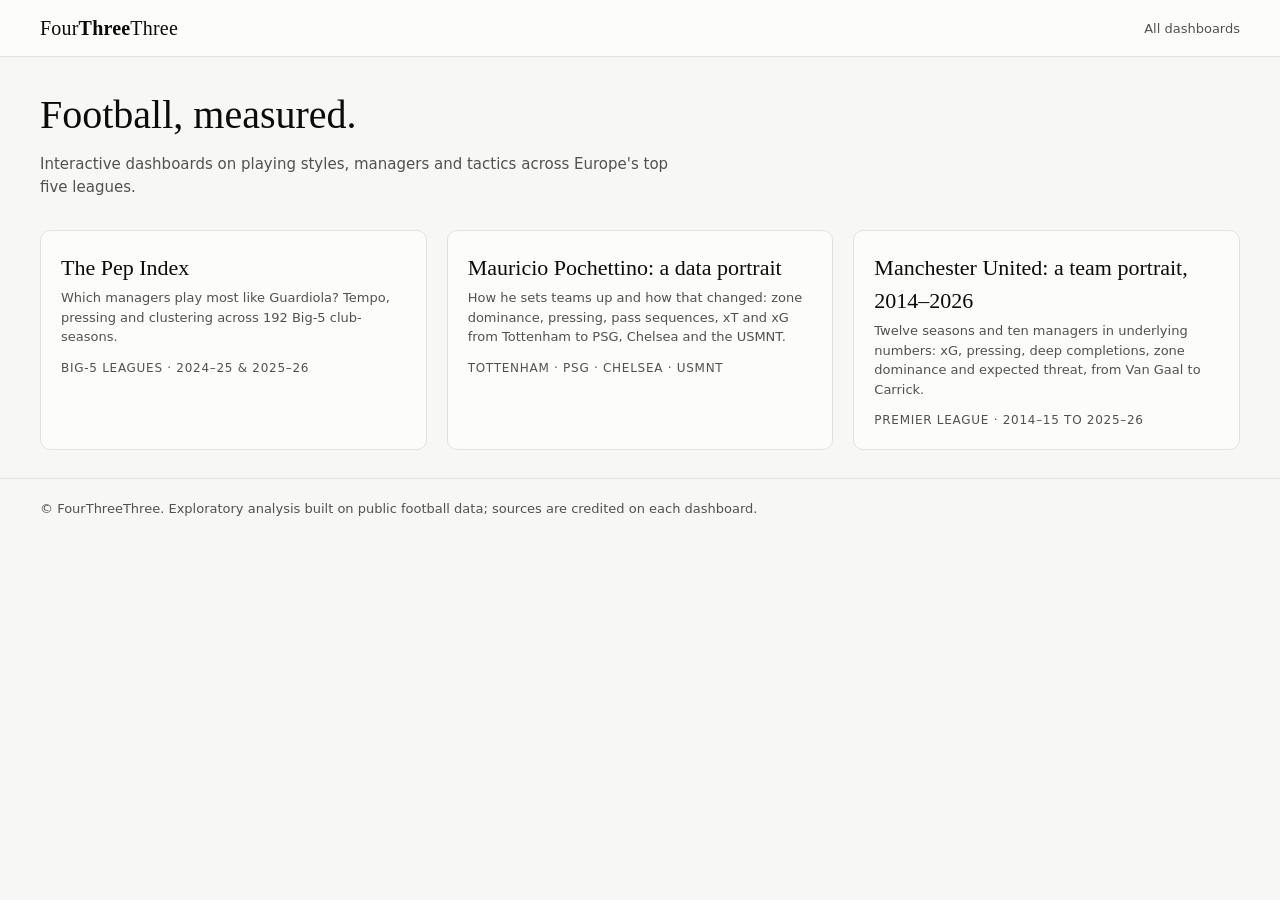
<file: index.html>
<!DOCTYPE html>
<html lang="en">
<head>
  <meta charset="utf-8">
  <meta name="viewport" content="width=device-width, initial-scale=1">
  <title>FourThreeThree · Football data dashboards</title>
  <meta name="description" content="Data-driven football dashboards: playing styles, managers and tactics across Europe's top leagues.">
  <link rel="icon" href="assets/favicon.svg" type="image/svg+xml">
  <link rel="stylesheet" href="assets/site.css">
</head>
<body>
<header class="site-header">
  <div class="inner">
    <a class="brand" href="./">Four<b>Three</b>Three</a>
    <nav class="site-nav"><a href="./">All dashboards</a></nav>
  </div>
</header>

<main class="site-main">
  <section class="hero">
    <h1>Football, measured.</h1>
    <p>Interactive dashboards on playing styles, managers and tactics across Europe's top five leagues.</p>
  </section>

  <section class="card-grid" id="dashboards"></section>
</main>

<footer class="site-footer">
  <div class="inner">© FourThreeThree. Exploratory analysis built on public football data; sources are credited on each dashboard.</div>
</footer>

<script>
  /* Add a new dashboard by adding one entry here (newest first). */
  const DASHBOARDS = [
    {
      href: 'pep-index/',
      title: 'The Pep Index',
      blurb: 'Which managers play most like Guardiola? Tempo, pressing and clustering across 192 Big-5 club-seasons.',
      meta: 'Big-5 leagues · 2024–25 & 2025–26'
    },
    {
      href: 'pochettino/',
      title: 'Mauricio Pochettino: a data portrait',
      blurb: 'How he sets teams up and how that changed: zone dominance, pressing, pass sequences, xT and xG from Tottenham to PSG, Chelsea and the USMNT.',
      meta: 'Tottenham · PSG · Chelsea · USMNT'
    },
    {
      href: 'manchester-united/',
      title: 'Manchester United: a team portrait, 2014–2026',
      blurb: 'Twelve seasons and ten managers in underlying numbers: xG, pressing, deep completions, zone dominance and expected threat, from Van Gaal to Carrick.',
      meta: 'Premier League · 2014–15 to 2025–26'
    }
  ];
  const grid = document.getElementById('dashboards');
  for (const d of DASHBOARDS) {
    const a = document.createElement('a'); a.className = 'dash-card'; a.href = d.href;
    const h = document.createElement('h2'); h.textContent = d.title;
    const p = document.createElement('p'); p.textContent = d.blurb;
    const m = document.createElement('div'); m.className = 'meta'; m.textContent = d.meta;
    a.append(h, p, m); grid.appendChild(a);
  }
</script>
</body>
</html>
</file>
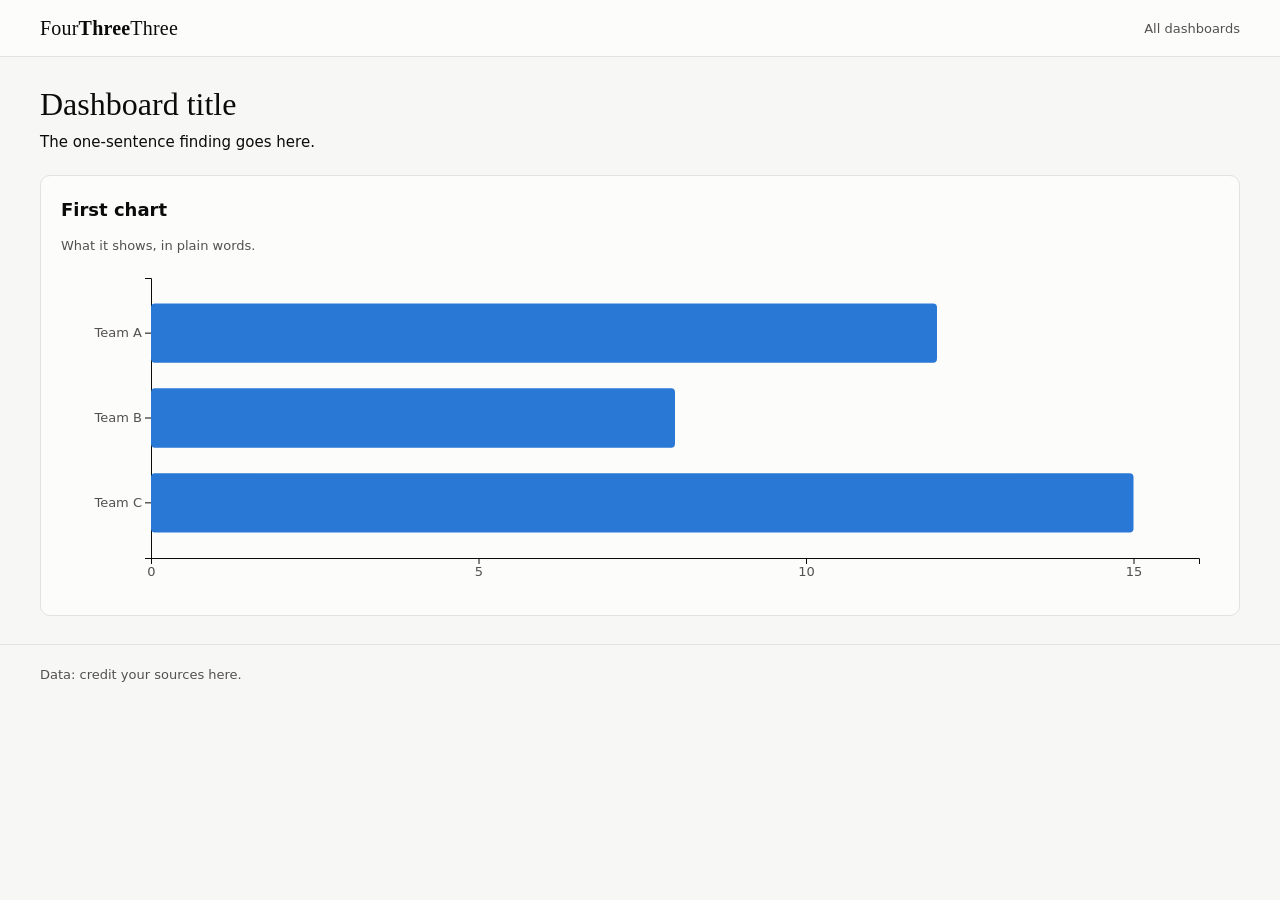
<file: _template/index.html>
<!DOCTYPE html>
<html lang="en">
<head>
  <meta charset="utf-8">
  <meta name="viewport" content="width=device-width, initial-scale=1">
  <title>Dashboard title · FourThreeThree</title>
  <meta name="description" content="One sentence describing this dashboard.">
  <link rel="icon" href="../assets/favicon.svg" type="image/svg+xml">
  <link rel="stylesheet" href="../assets/site.css">
  <script src="../assets/d3.v7.min.js"></script>
  <script src="../assets/dash.js"></script>
  <script src="data.js"></script>
</head>
<body>
<header class="site-header">
  <div class="inner">
    <a class="brand" href="../">Four<b>Three</b>Three</a>
    <nav class="site-nav"><a href="../">All dashboards</a></nav>
  </div>
</header>
<main class="site-main">
<div class="pi-wrap">
  <header>
    <h1 class="pi-title">Dashboard title</h1>
    <p class="pi-lede">The one-sentence finding goes here.</p>
  </header>
  <section class="pi-card">
    <h2 class="pi-h2">First chart</h2>
    <p class="pi-muted">What it shows, in plain words.</p>
    <div class="pi-chart" data-draw="example" style="min-height:320px"></div>
  </section>
</div>
</main>
<footer class="site-footer"><div class="inner">Data: credit your sources here.</div></footer>
<script src="app.js"></script>
</body>
</html>
</file>
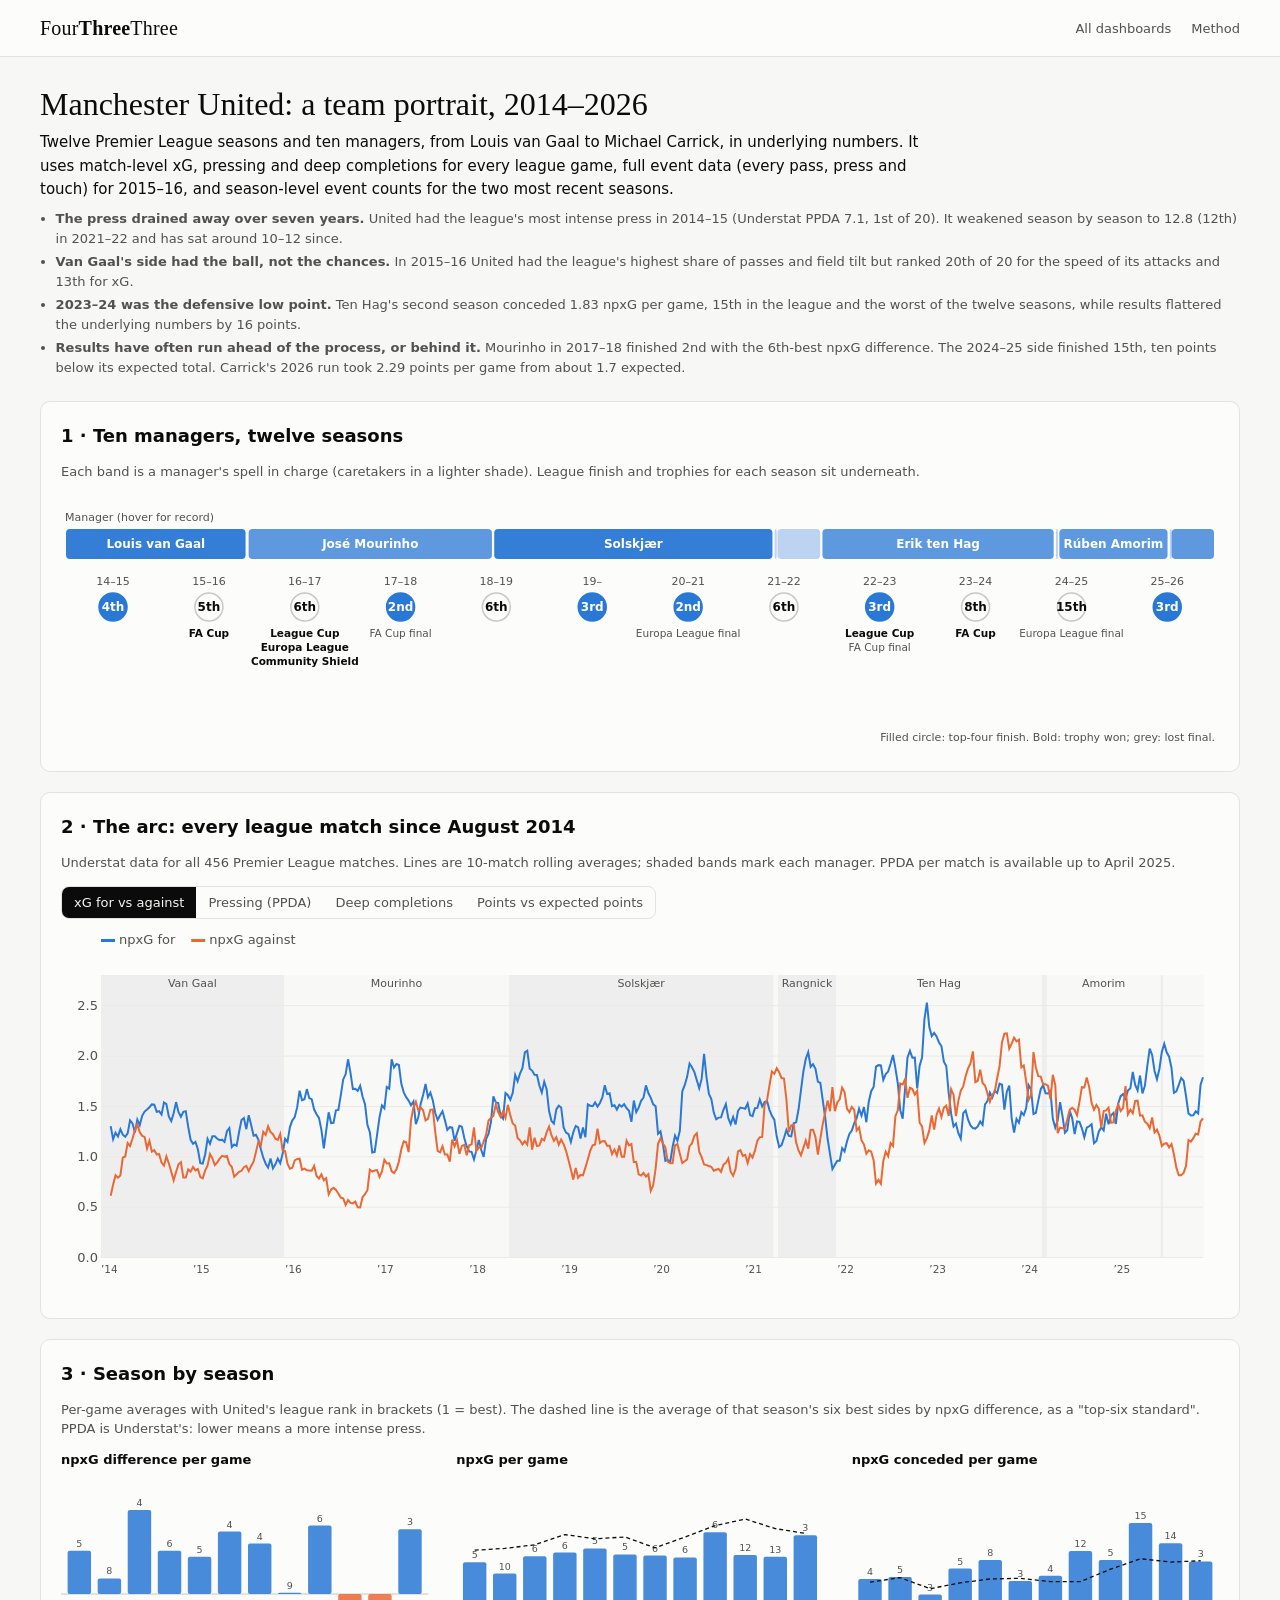
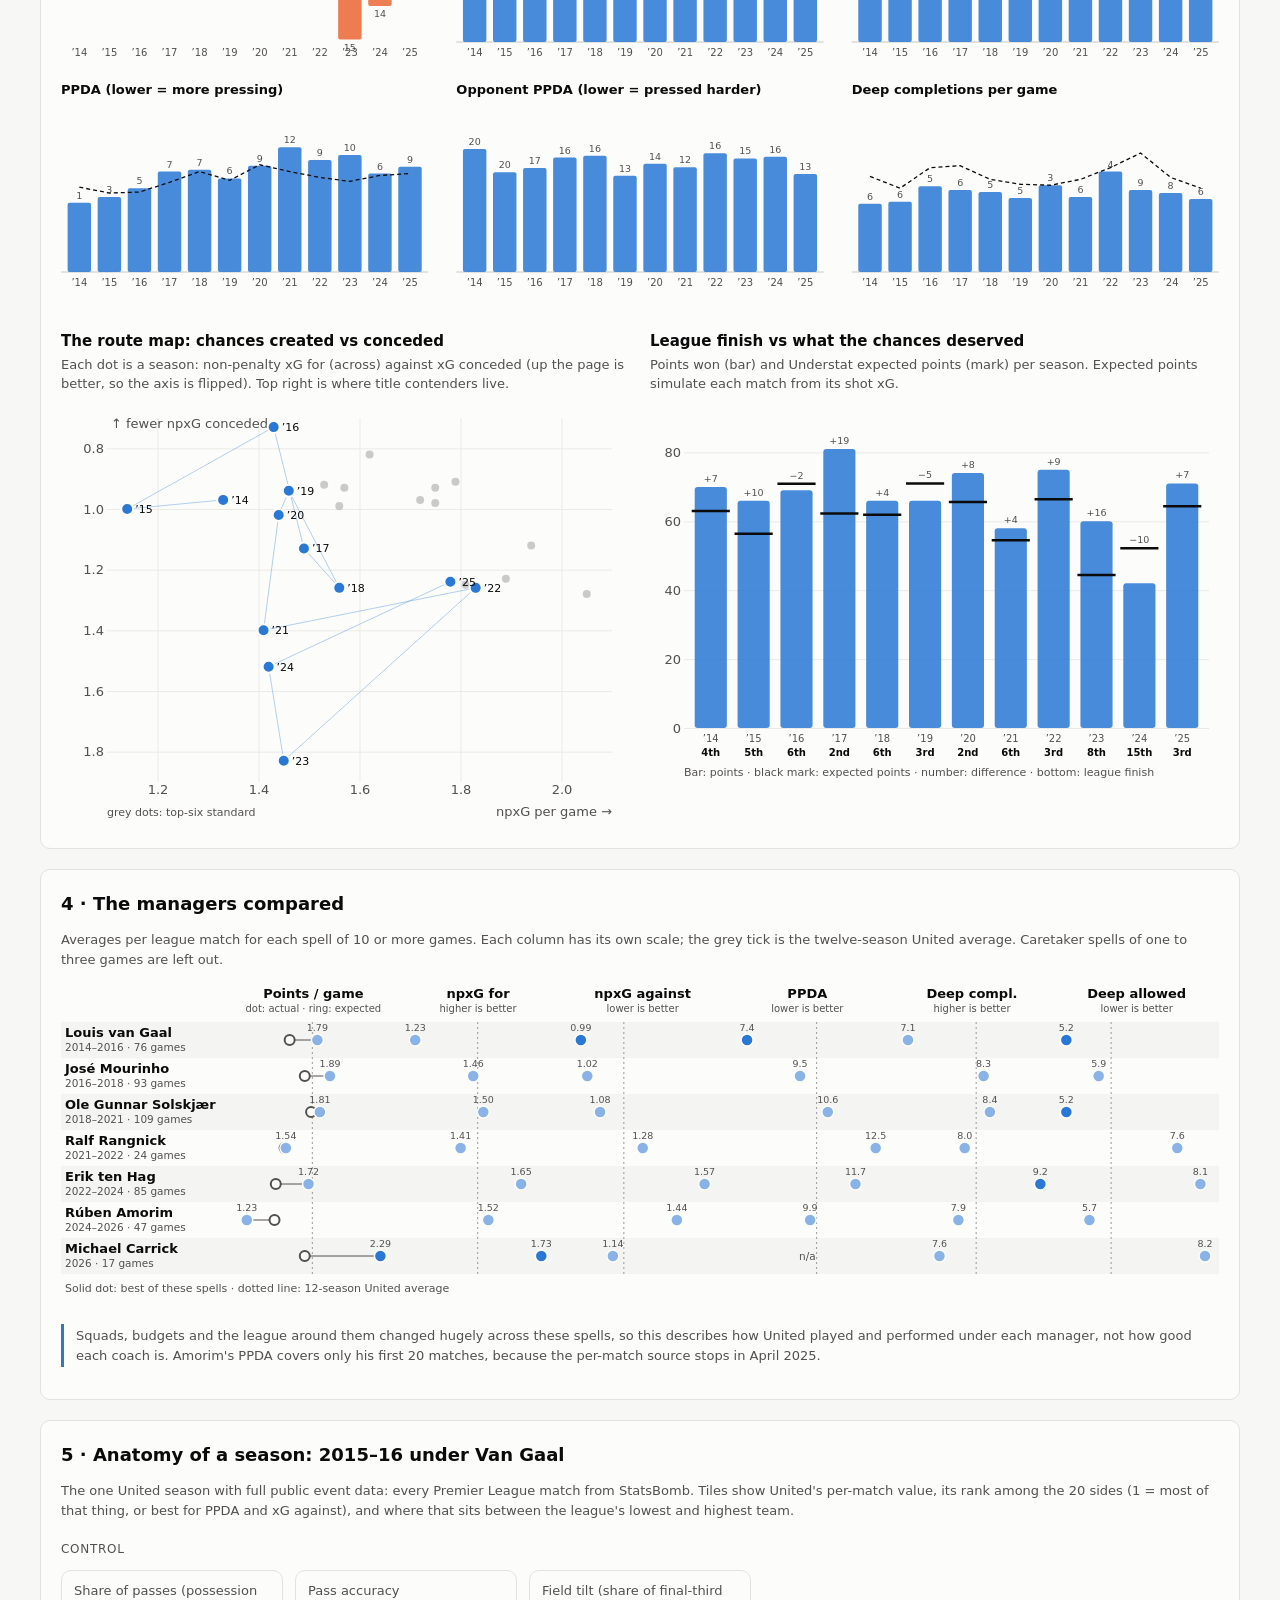
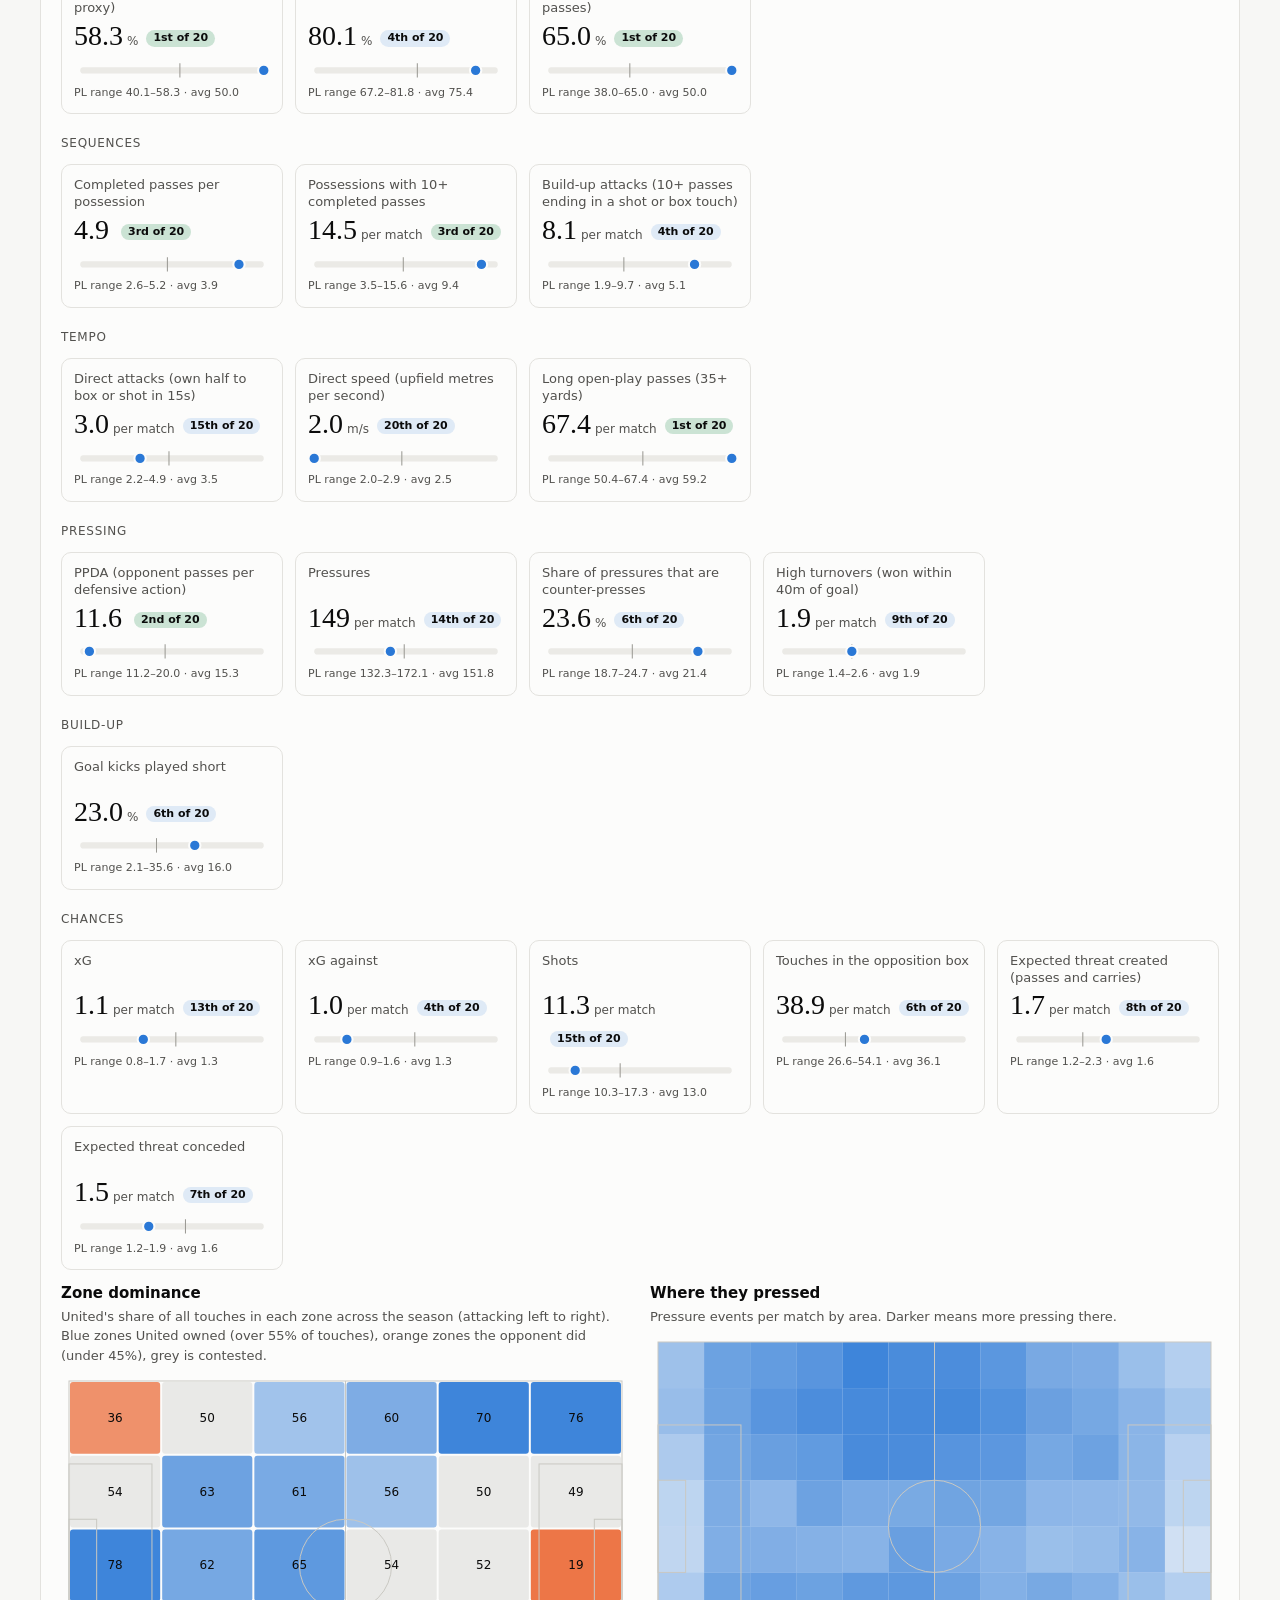
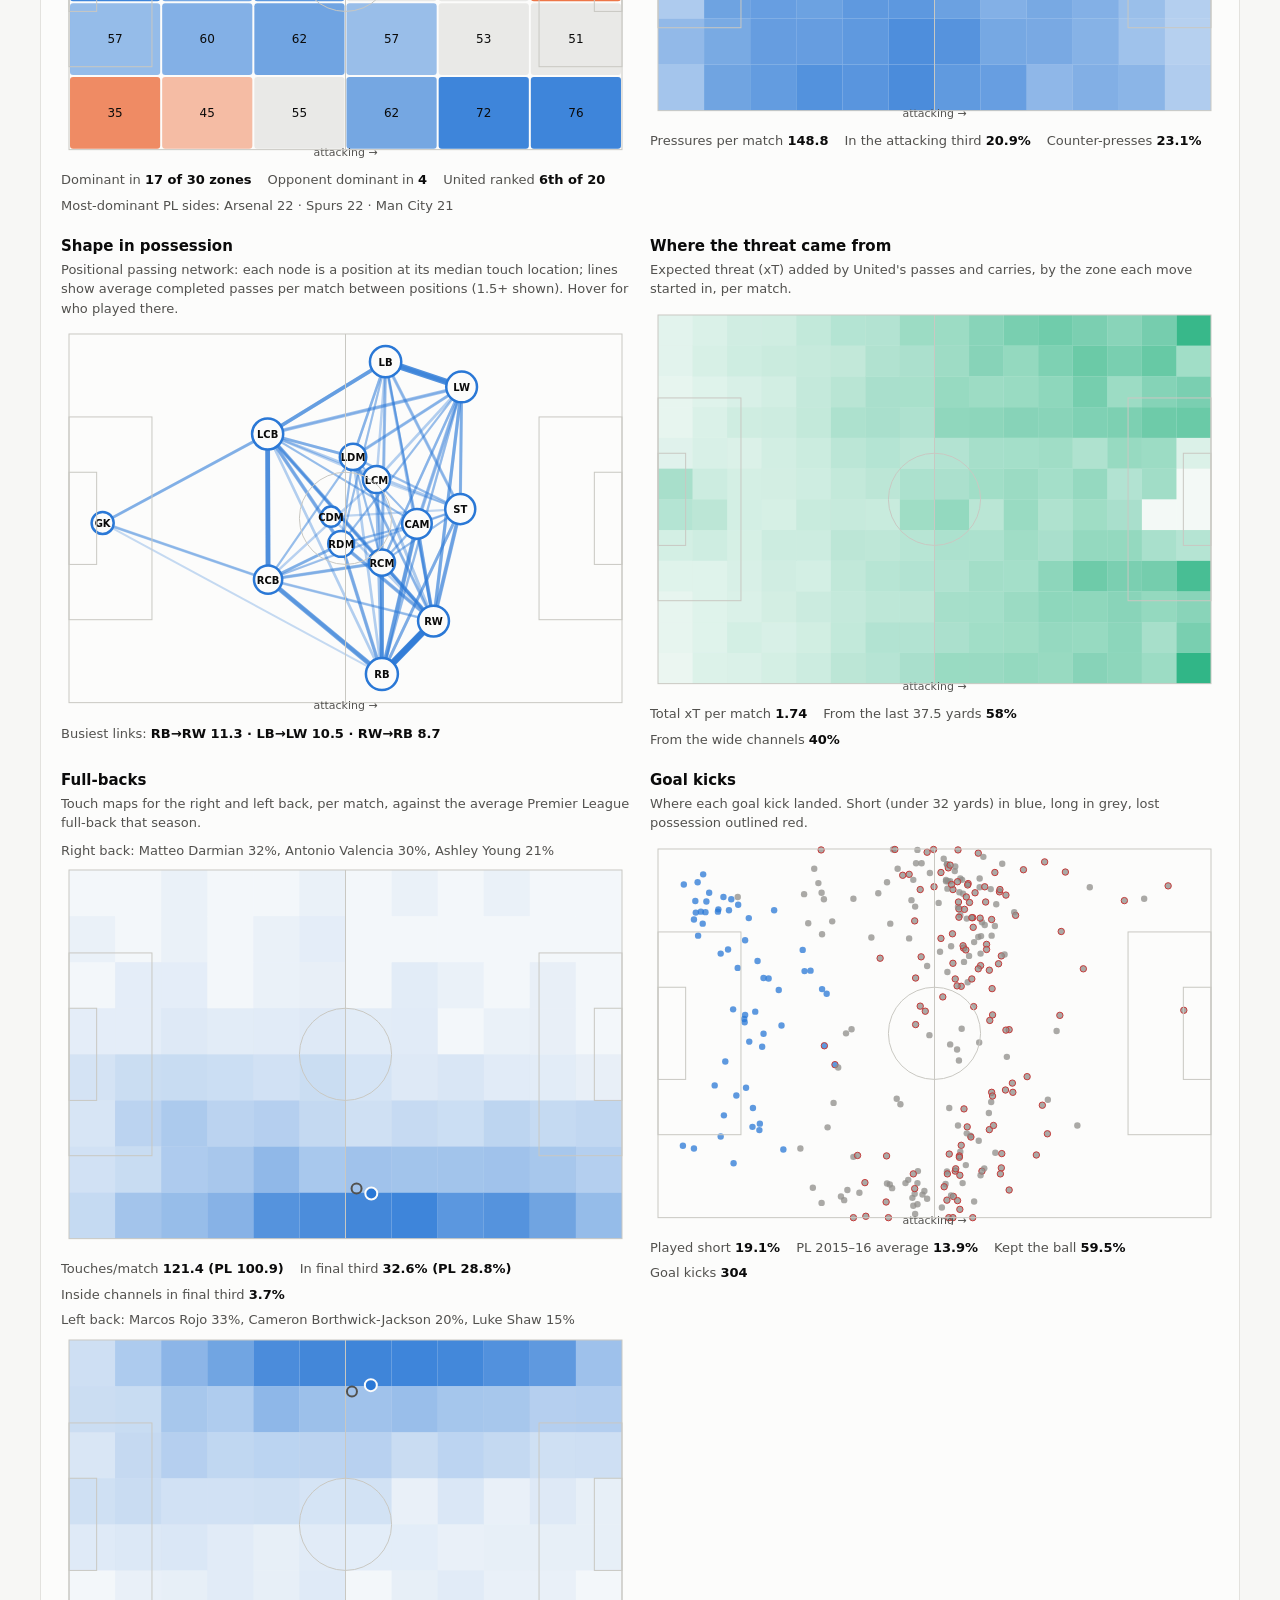
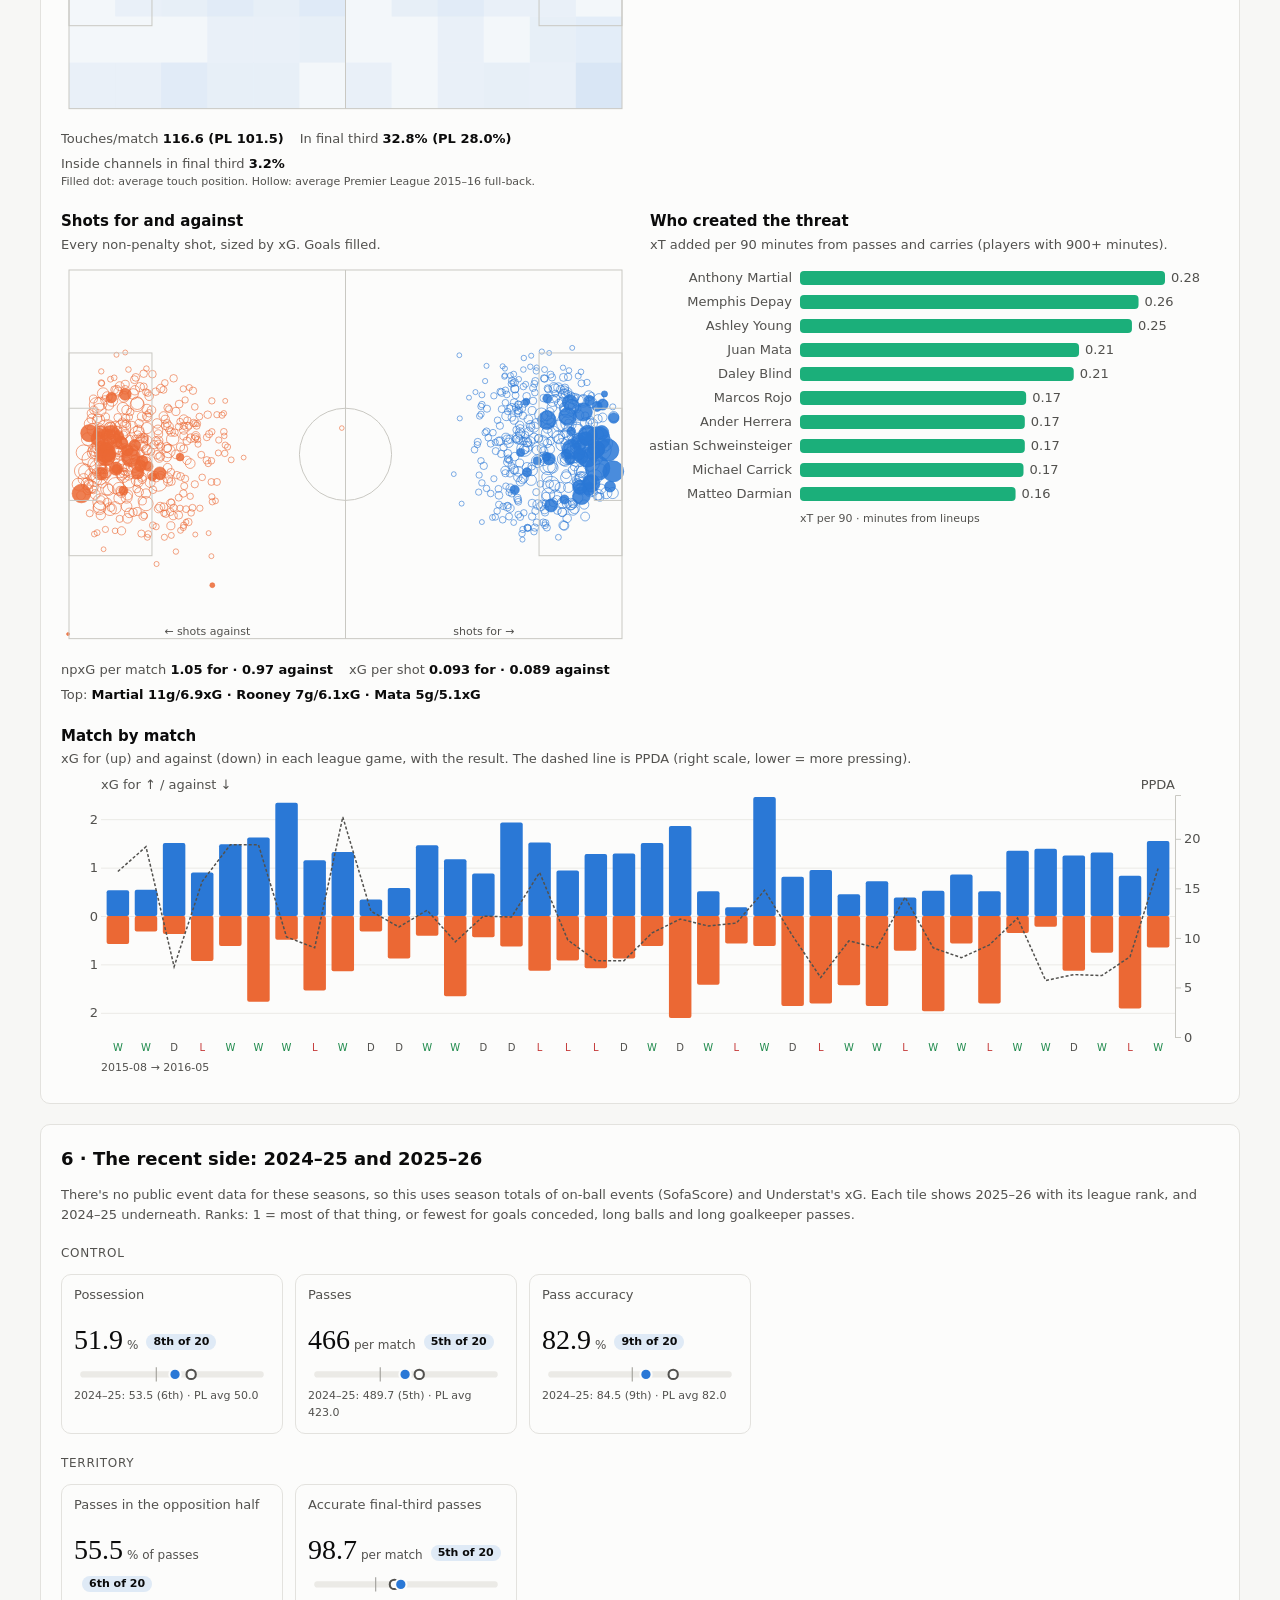
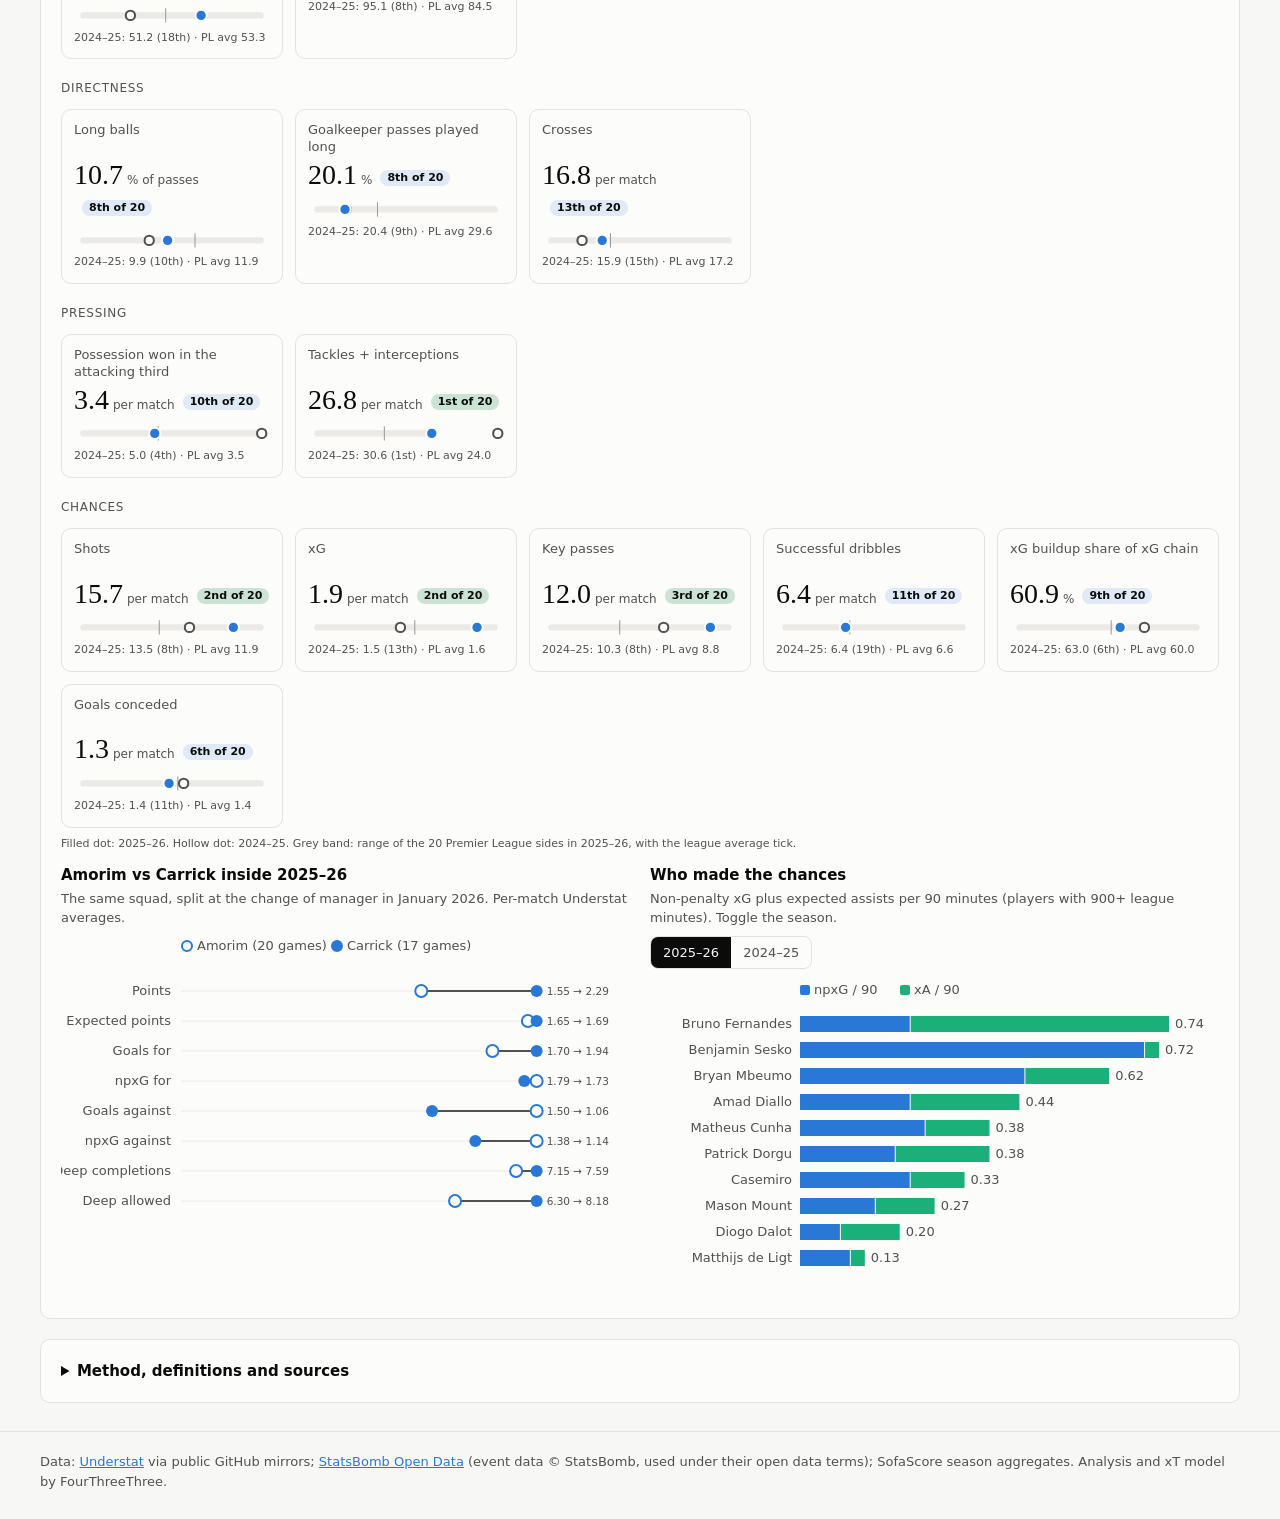
<file: manchester-united/index.html>
<!DOCTYPE html>
<html lang="en">
<head>
  <meta charset="utf-8">
  <meta name="viewport" content="width=device-width, initial-scale=1">
  <title>Manchester United: a team portrait, 2014–2026 · FourThreeThree</title>
  <meta name="description" content="Twelve seasons and ten managers of Manchester United in underlying numbers: xG, pressing, deep completions, zone dominance and expected threat.">
  <meta property="og:title" content="Manchester United: a team portrait, 2014–2026">
  <meta property="og:description" content="Twelve seasons, ten managers: xG, pressing, deep completions, zone dominance and expected threat.">
  <meta property="og:type" content="article">
  <link rel="icon" href="../assets/favicon.svg" type="image/svg+xml">
  <link rel="stylesheet" href="../assets/site.css">
  <style>
    .po-tiles{display:grid;grid-template-columns:repeat(auto-fill,minmax(210px,1fr));gap:var(--cds-gap-md);margin-top:var(--cds-gap-md)}
    .po-tile{border:1px solid var(--color-border-line);border-radius:var(--cds-radius);padding:var(--cds-pad-md);position:relative}
    .po-tile .lab{font-size:var(--cds-font-size-caption);color:var(--color-fg-muted);line-height:1.3;min-height:2.6em}
    .po-tile .val{font-family:var(--font-anthropic-serif);font-size:28px;line-height:1.1;margin-top:4px;font-variant-numeric:tabular-nums}
    .po-tile .val small{font-family:var(--font-anthropic-sans);font-size:12px;color:var(--color-fg-muted);margin-left:4px}
    .po-tile .rank{display:inline-block;vertical-align:middle;margin-left:8px;font-family:var(--font-anthropic-sans);font-size:11px;font-weight:600;padding:2px 7px;border-radius:999px;background:color-mix(in srgb,var(--series-1) 14%,transparent);color:var(--color-fg)}
    .po-tile .rank.top{background:color-mix(in srgb,var(--color-ok) 22%,transparent)}
    .po-tile svg{display:block;margin-top:6px}
    .po-group{font-size:12px;text-transform:uppercase;letter-spacing:.06em;color:var(--color-fg-muted);margin:var(--cds-gap-lg) 0 0}
    .po-grid2{display:grid;grid-template-columns:repeat(auto-fit,minmax(min(380px,100%),1fr));gap:var(--cds-gap-lg);margin-top:var(--cds-gap-md)}
    .po-grid3{display:grid;grid-template-columns:repeat(auto-fit,minmax(min(300px,100%),1fr));gap:var(--cds-gap-lg);margin-top:var(--cds-gap-md)}
    .po-fig{position:relative;min-width:0}
    .po-fig h3{font-size:var(--cds-font-size-body);font-weight:var(--cds-font-weight-medium);margin:0 0 2px}
    .po-fig p{margin:0 0 8px}
    .po-fig svg text{fill:var(--cds-text-secondary);font-size:var(--cds-font-size-caption);font-family:var(--font-anthropic-sans)}
    .po-fig svg .strong{fill:var(--color-fg);font-weight:600}
    .po-stats{display:flex;flex-wrap:wrap;gap:6px 16px;font-size:var(--cds-font-size-caption);color:var(--color-fg-muted);margin-top:6px}
    .po-stats b{color:var(--color-fg);font-variant-numeric:tabular-nums}
    .po-timeline{position:relative;min-height:230px}
    .po-tabs{display:inline-flex;border:1px solid var(--color-border-line);border-radius:8px;overflow:hidden;margin-bottom:var(--cds-gap-md)}
    .po-tabs button{font:inherit;font-size:var(--cds-font-size-caption);border:0;background:transparent;color:var(--color-fg-muted);padding:6px 12px;cursor:pointer}
    .po-tabs button[aria-pressed=true]{background:var(--color-fg);color:var(--color-bg)}
    .po-note{border-left:3px solid var(--series-1);padding:2px 0 2px 12px;margin:var(--cds-gap-md) 0}
    .po-findings{margin:var(--cds-gap-sm) 0 0;padding-left:1.2em}
    .po-findings li{margin:4px 0;line-height:1.5}
    .po-key{display:inline-block;width:10px;height:10px;border-radius:2px;margin-right:4px;vertical-align:baseline}
      .mu-legend{display:flex;flex-wrap:wrap;gap:4px 14px;font-size:var(--cds-font-size-caption);color:var(--color-fg-muted);margin:0 0 8px}
    .mu-legend span{display:inline-flex;align-items:center;gap:5px}
    .mu-legend i{width:10px;height:10px;border-radius:2px;display:inline-block}
  </style>
  <script src="../assets/d3.v7.min.js"></script>
  <script src="../assets/dash.js"></script>
  <script src="data.js"></script>
</head>
<body>
<header class="site-header">
  <div class="inner">
    <a class="brand" href="../">Four<b>Three</b>Three</a>
    <nav class="site-nav"><a href="../">All dashboards</a><a href="#method">Method</a></nav>
  </div>
</header>

<main class="site-main">
<div class="pi-wrap">

  <header id="intro">
    <h1 class="pi-title">Manchester United: a team portrait, 2014–2026</h1>
    <p class="pi-lede">Twelve Premier League seasons and ten managers, from Louis van Gaal to Michael Carrick, in underlying numbers. It uses match-level xG, pressing and deep completions for every league game, full event data (every pass, press and touch) for 2015–16, and season-level event counts for the two most recent seasons.</p>
    <ul class="po-findings pi-muted">
      <li><b>The press drained away over seven years.</b> United had the league's most intense press in 2014–15 (Understat PPDA 7.1, 1st of 20). It weakened season by season to 12.8 (12th) in 2021–22 and has sat around 10–12 since.</li>
      <li><b>Van Gaal's side had the ball, not the chances.</b> In 2015–16 United had the league's highest share of passes and field tilt but ranked 20th of 20 for the speed of its attacks and 13th for xG.</li>
      <li><b>2023–24 was the defensive low point.</b> Ten Hag's second season conceded 1.83 npxG per game, 15th in the league and the worst of the twelve seasons, while results flattered the underlying numbers by 16 points.</li>
      <li><b>Results have often run ahead of the process, or behind it.</b> Mourinho in 2017–18 finished 2nd with the 6th-best npxG difference. The 2024–25 side finished 15th, ten points below its expected total. Carrick's 2026 run took 2.29 points per game from about 1.7 expected.</li>
    </ul>
  </header>

  <section class="pi-card" id="timeline">
    <h2 class="pi-h2">1 · Ten managers, twelve seasons</h2>
    <p class="pi-muted">Each band is a manager's spell in charge (caretakers in a lighter shade). League finish and trophies for each season sit underneath.</p>
    <div class="po-fig" data-draw="timeline" style="min-height:240px"></div>
  </section>

  <section class="pi-card" id="arc">
    <h2 class="pi-h2">2 · The arc: every league match since August 2014</h2>
    <p class="pi-muted">Understat data for all 456 Premier League matches. Lines are 10-match rolling averages; shaded bands mark each manager. PPDA per match is available up to April 2025.</p>
    <div class="po-tabs" role="group" aria-label="Metric">
      <button data-arc="xg" aria-pressed="true">xG for vs against</button>
      <button data-arc="ppda" aria-pressed="false">Pressing (PPDA)</button>
      <button data-arc="deep" aria-pressed="false">Deep completions</button>
      <button data-arc="pts" aria-pressed="false">Points vs expected points</button>
    </div>
    <div class="po-fig" data-draw="arcline" style="min-height:360px"></div>
  </section>

  <section class="pi-card" id="seasons">
    <h2 class="pi-h2">3 · Season by season</h2>
    <p class="pi-muted">Per-game averages with United's league rank in brackets (1 = best). The dashed line is the average of that season's six best sides by npxG difference, as a "top-six standard". PPDA is Understat's: lower means a more intense press.</p>
    <div class="po-fig" data-draw="seasonbars" style="min-height:460px"></div>
    <div class="po-grid2">
      <div class="po-fig"><h3>The route map: chances created vs conceded</h3><p class="pi-muted">Each dot is a season: non-penalty xG for (across) against xG conceded (up the page is better, so the axis is flipped). Top right is where title contenders live.</p><div data-draw="route" style="min-height:380px"></div></div>
      <div class="po-fig"><h3>League finish vs what the chances deserved</h3><p class="pi-muted">Points won (bar) and Understat expected points (mark) per season. Expected points simulate each match from its shot xG.</p><div data-draw="ptsgap" style="min-height:380px"></div></div>
    </div>
  </section>

  <section class="pi-card" id="managers">
    <h2 class="pi-h2">4 · The managers compared</h2>
    <p class="pi-muted">Averages per league match for each spell of 10 or more games. Each column has its own scale; the grey tick is the twelve-season United average. Caretaker spells of one to three games are left out.</p>
    <div class="po-fig" data-draw="eras" style="min-height:330px"></div>
    <div class="po-note pi-muted">Squads, budgets and the league around them changed hugely across these spells, so this describes how United played and performed under each manager, not how good each coach is. Amorim's PPDA covers only his first 20 matches, because the per-match source stops in April 2025.</div>
  </section>

  <section class="pi-card" id="sb1516">
    <h2 class="pi-h2">5 · Anatomy of a season: 2015–16 under Van Gaal</h2>
    <p class="pi-muted">The one United season with full public event data: every Premier League match from StatsBomb. Tiles show United's per-match value, its rank among the 20 sides (1 = most of that thing, or best for PPDA and xG against), and where that sits between the league's lowest and highest team.</p>
    <div data-draw="tiles-sb"></div>
    <div class="po-grid2">
      <div class="po-fig"><h3>Zone dominance</h3><p class="pi-muted">United's share of all touches in each zone across the season (attacking left to right). Blue zones United owned (over 55% of touches), orange zones the opponent did (under 45%), grey is contested.</p><div data-draw="zone-mu"></div></div>
      <div class="po-fig"><h3>Where they pressed</h3><p class="pi-muted">Pressure events per match by area. Darker means more pressing there.</p><div data-draw="press-mu"></div></div>
      <div class="po-fig"><h3>Shape in possession</h3><p class="pi-muted">Positional passing network: each node is a position at its median touch location; lines show average completed passes per match between positions (1.5+ shown). Hover for who played there.</p><div data-draw="net-mu"></div></div>
      <div class="po-fig"><h3>Where the threat came from</h3><p class="pi-muted">Expected threat (xT) added by United's passes and carries, by the zone each move started in, per match.</p><div data-draw="xtzone-mu"></div></div>
      <div class="po-fig"><h3>Full-backs</h3><p class="pi-muted">Touch maps for the right and left back, per match, against the average Premier League full-back that season.</p><div data-draw="fb-mu"></div></div>
      <div class="po-fig"><h3>Goal kicks</h3><p class="pi-muted">Where each goal kick landed. Short (under 32 yards) in blue, long in grey, lost possession outlined red.</p><div data-draw="gk-mu"></div></div>
      <div class="po-fig"><h3>Shots for and against</h3><p class="pi-muted">Every non-penalty shot, sized by xG. Goals filled.</p><div data-draw="shots-mu"></div></div>
      <div class="po-fig"><h3>Who created the threat</h3><p class="pi-muted">xT added per 90 minutes from passes and carries (players with 900+ minutes).</p><div data-draw="xtplayers-mu"></div></div>
    </div>
    <div class="po-fig" style="margin-top:var(--cds-gap-lg)"><h3>Match by match</h3><p class="pi-muted">xG for (up) and against (down) in each league game, with the result. The dashed line is PPDA (right scale, lower = more pressing).</p><div data-draw="matches-mu" style="min-height:300px"></div></div>
  </section>

  <section class="pi-card" id="modern">
    <h2 class="pi-h2">6 · The recent side: 2024–25 and 2025–26</h2>
    <p class="pi-muted">There's no public event data for these seasons, so this uses season totals of on-ball events (SofaScore) and Understat's xG. Each tile shows 2025–26 with its league rank, and 2024–25 underneath. Ranks: 1 = most of that thing, or fewest for goals conceded, long balls and long goalkeeper passes.</p>
    <div data-draw="tiles-modern"></div>
    <div class="po-grid2">
      <div class="po-fig"><h3>Amorim vs Carrick inside 2025–26</h3><p class="pi-muted">The same squad, split at the change of manager in January 2026. Per-match Understat averages.</p><div data-draw="split" style="min-height:280px"></div></div>
      <div class="po-fig"><h3>Who made the chances</h3><p class="pi-muted">Non-penalty xG plus expected assists per 90 minutes (players with 900+ league minutes). Toggle the season.</p>
        <div class="po-tabs" role="group" aria-label="Season"><button data-ps="2025-26" aria-pressed="true">2025–26</button><button data-ps="2024-25" aria-pressed="false">2024–25</button></div>
        <div data-draw="players" style="min-height:300px"></div></div>
    </div>
  </section>

  <details class="pi-card pi-details" id="method">
    <summary>Method, definitions and sources</summary>
    <dl>
      <dt>Understat</dt><dd>Match-level xG, npxG, deep completions (passes completed within about 20 yards of goal) and expected points for all 456 league matches since August 2014. PPDA (opponent passes in their own 60% of the pitch, divided by our defensive actions there) per match up to April 2025, and per season for all twelve seasons, with league ranks from all 20 teams. Sources: public GitHub mirrors of Understat (MichaelKolby1/epl_results_prediction, AbrarHossainHimself/Understat_scraping_project, vaastav/Fantasy-Premier-League, nabilo999/Scout-DB). The overlapping sources agree exactly on xG.</dd>
      <dt>Managers</dt><dd>Matches are assigned to a manager by date. Caretaker spells: Carrick (2021, 2 league games), Rangnick (interim, 24), Van Nistelrooy (2), Fletcher (1). Carrick from 13 January 2026 counts as his own spell.</dd>
      <dt>Event data, 2015–16</dt><dd>StatsBomb Open Data, all 380 Premier League matches. The definitions match the Pochettino portrait: possession sequences use StatsBomb possession chains; direct attacks start in the own half and reach a shot or box touch within 15 seconds; event-data PPDA counts tackles, interceptions and fouls; counter-presses are pressures within five seconds of losing the ball; zone dominance is the share of on-ball touches in 30 zones; xT is a 16×12 model trained on every pass and carry that season.</dd>
      <dt>Recent seasons</dt><dd>Season totals of passes, long balls, possession won in the attacking third, tackles, interceptions, crosses and dribbles from SofaScore, combined with Understat xG and xG chain figures. Player figures are Understat season totals.</dd>
      <dt>Top-six standard</dt><dd>For each season, the average of the six teams with the best npxG difference that year.</dd>
    </dl>
    <p>Caveats: Understat's PPDA and the event-data PPDA use different formulas, so compare each only with itself. Expected points are a model, not a verdict. The 2026–27 season is in progress and not included.</p>
  </details>
</div>
</main>

<footer class="site-footer">
  <div class="inner">Data: <a href="https://understat.com">Understat</a> via public GitHub mirrors; <a href="https://github.com/statsbomb/open-data">StatsBomb Open Data</a> (event data © StatsBomb, used under their open data terms); SofaScore season aggregates. Analysis and xT model by FourThreeThree.</div>
</footer>
<script src="app.js"></script>
</body>
</html>
</file>
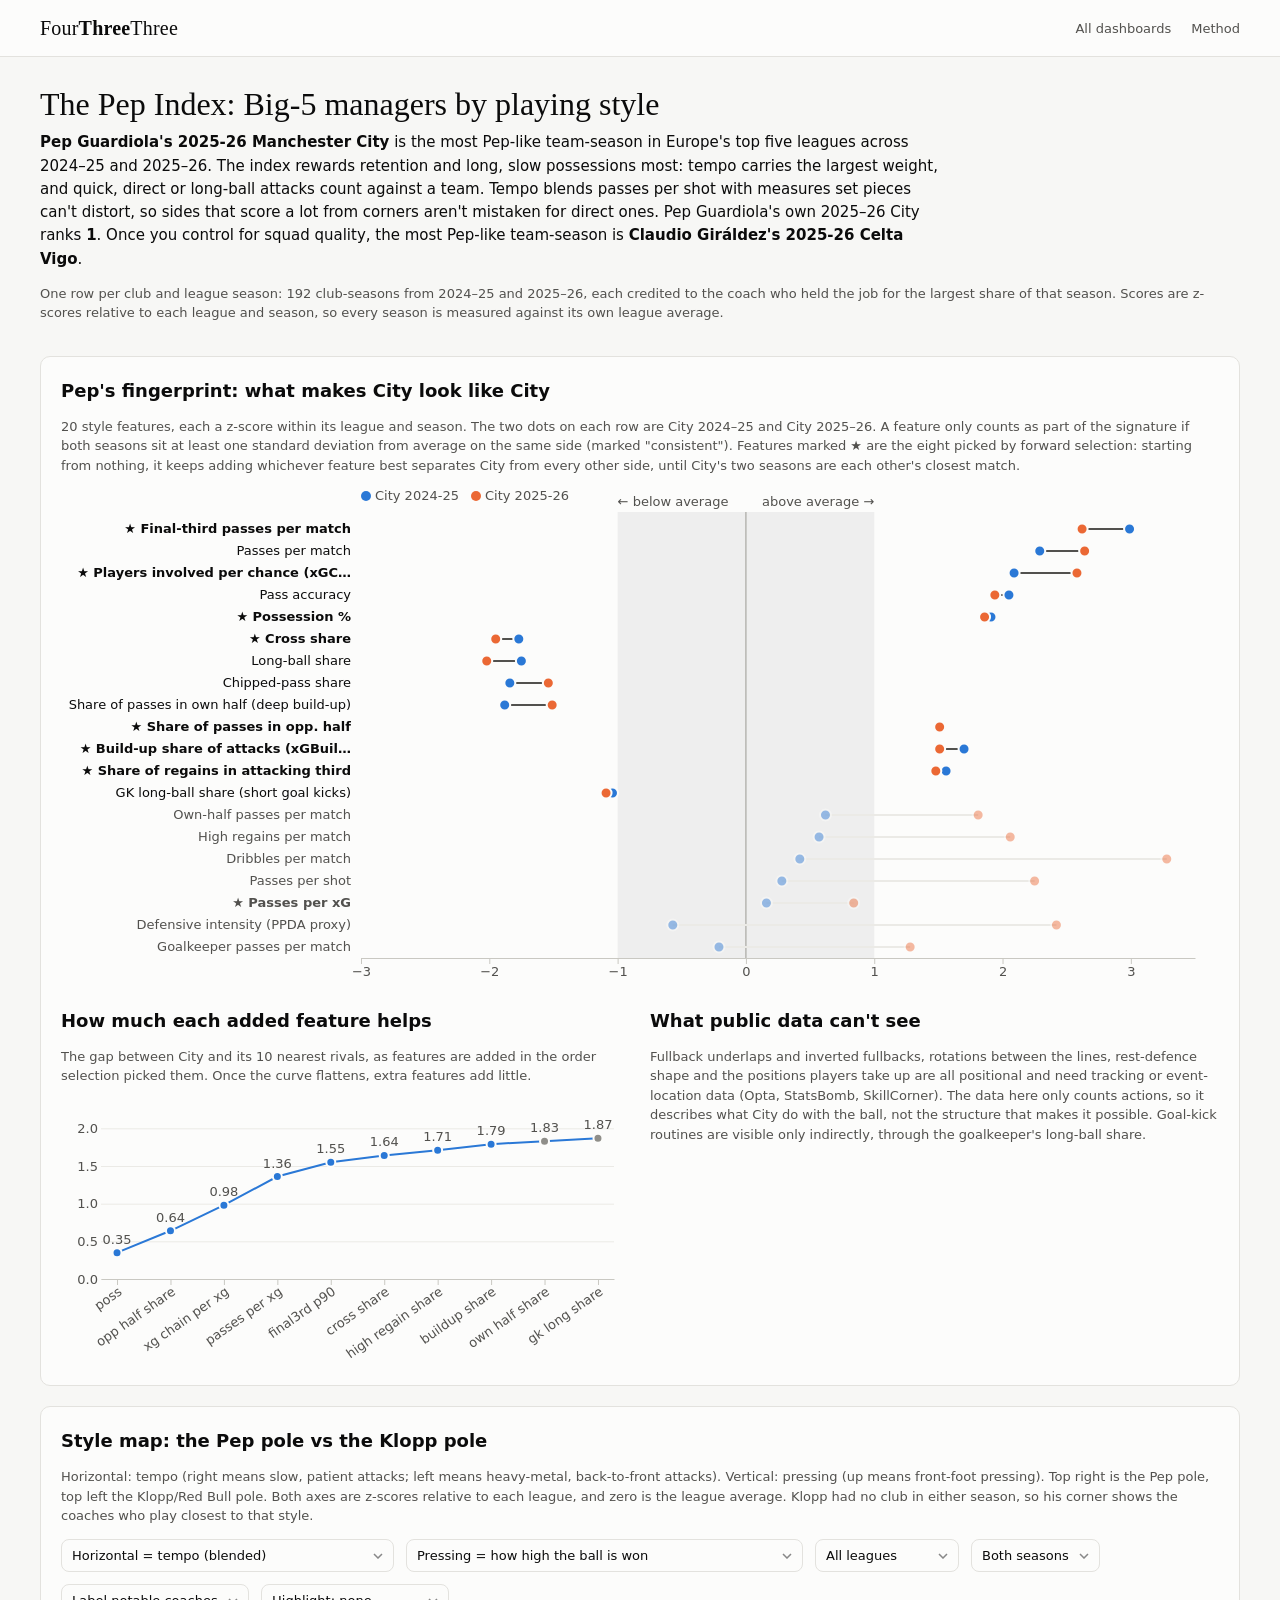
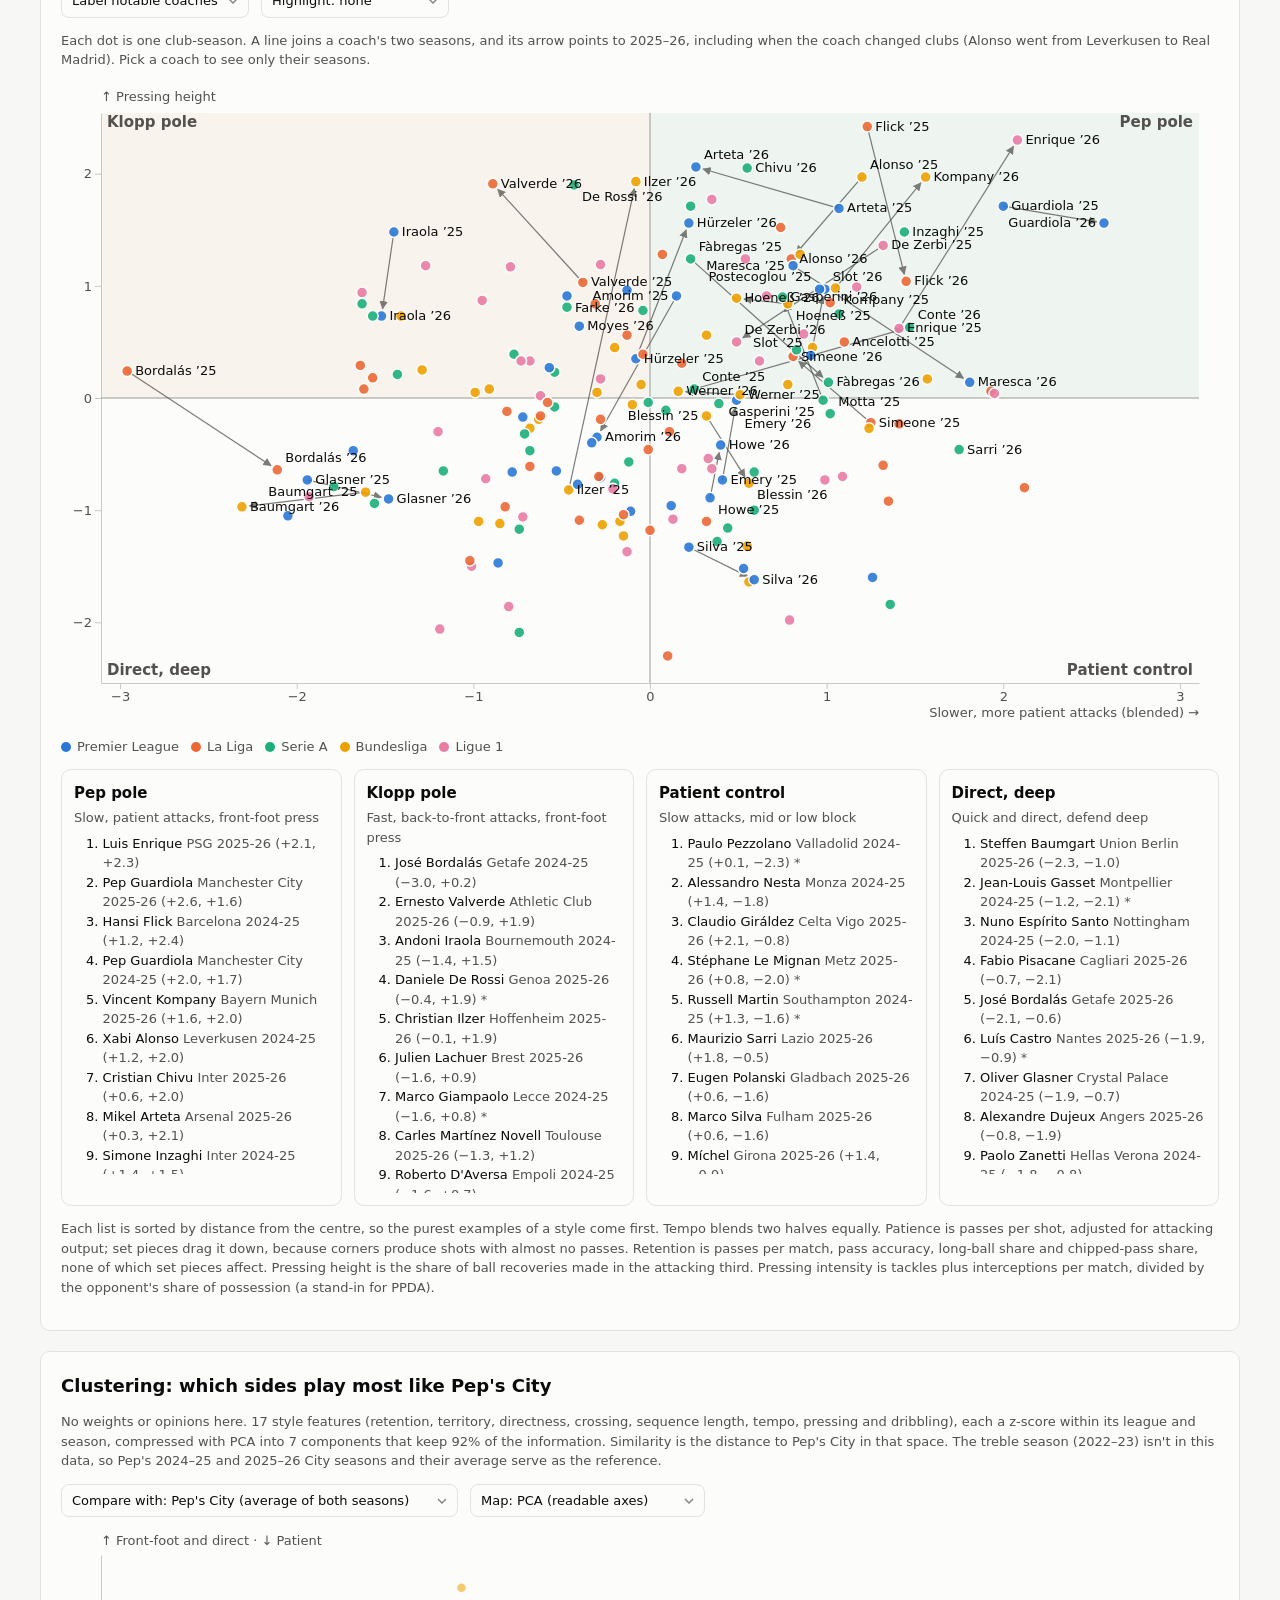
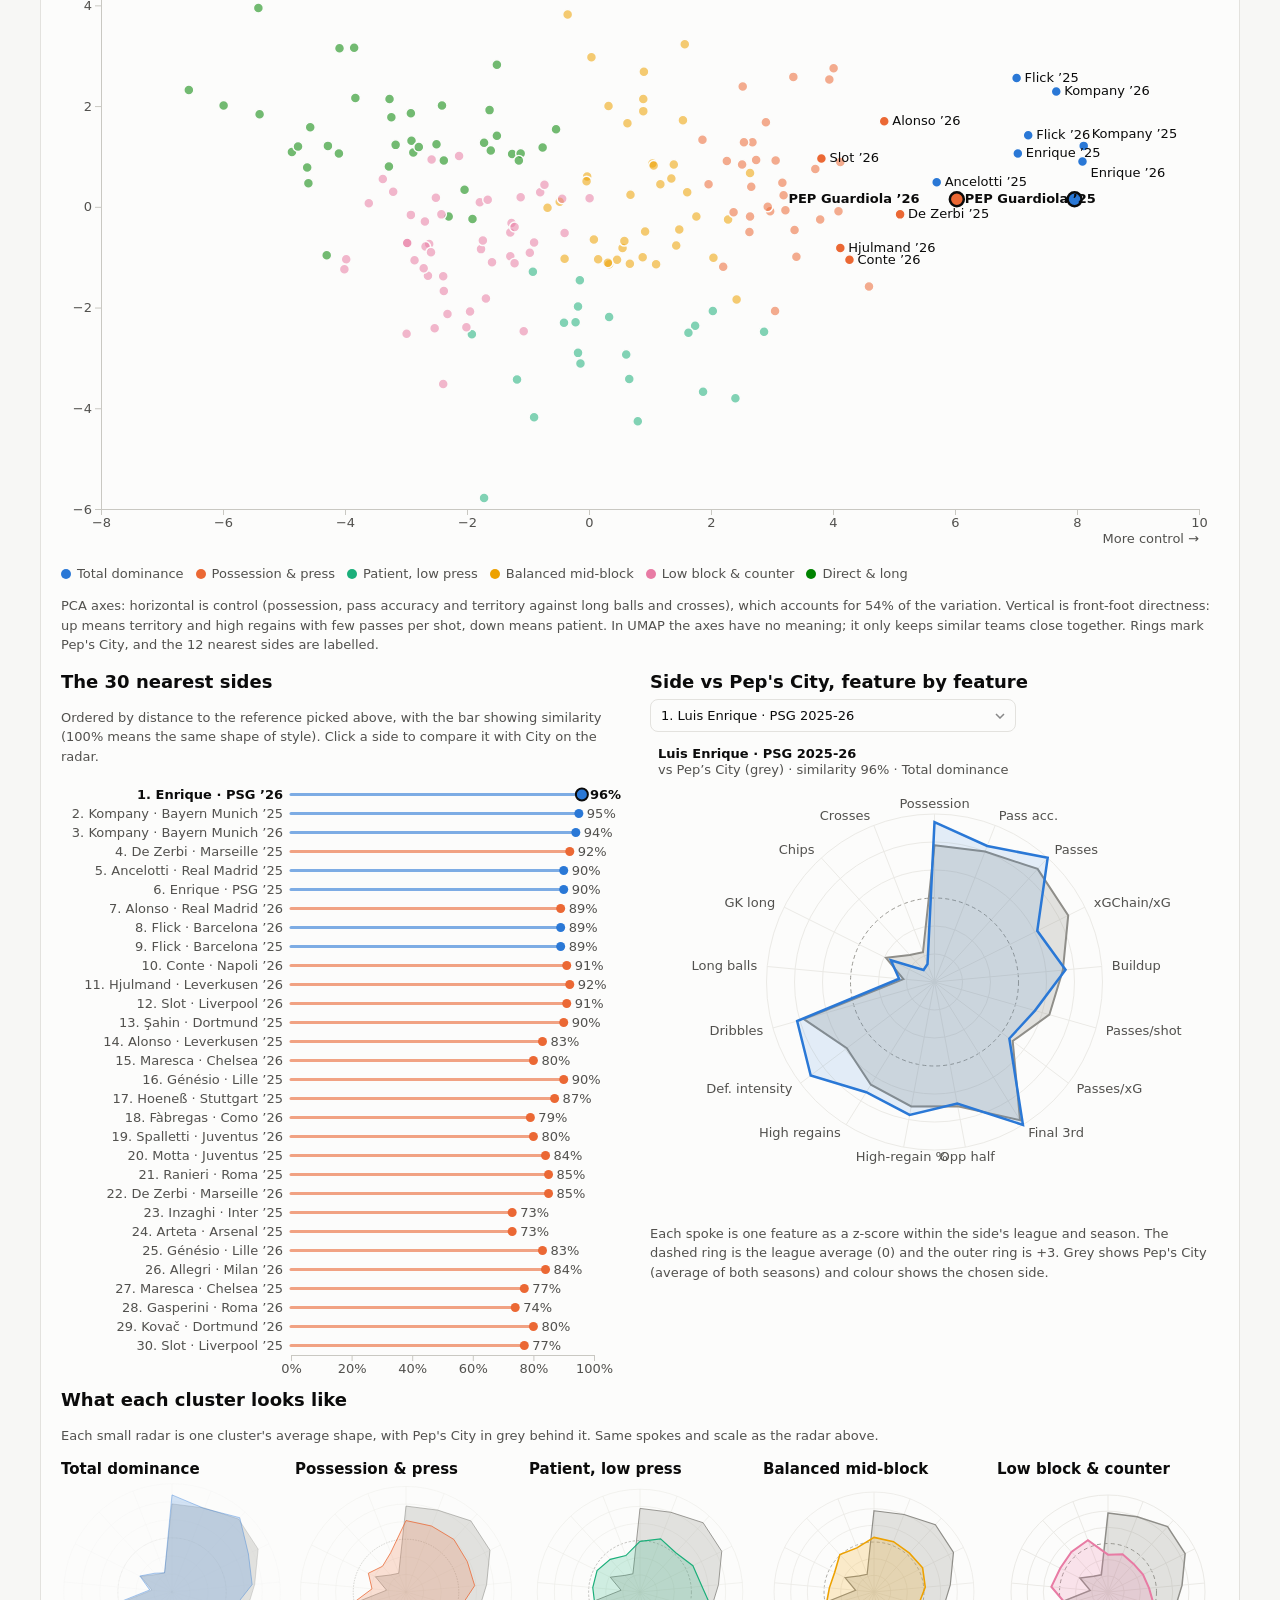
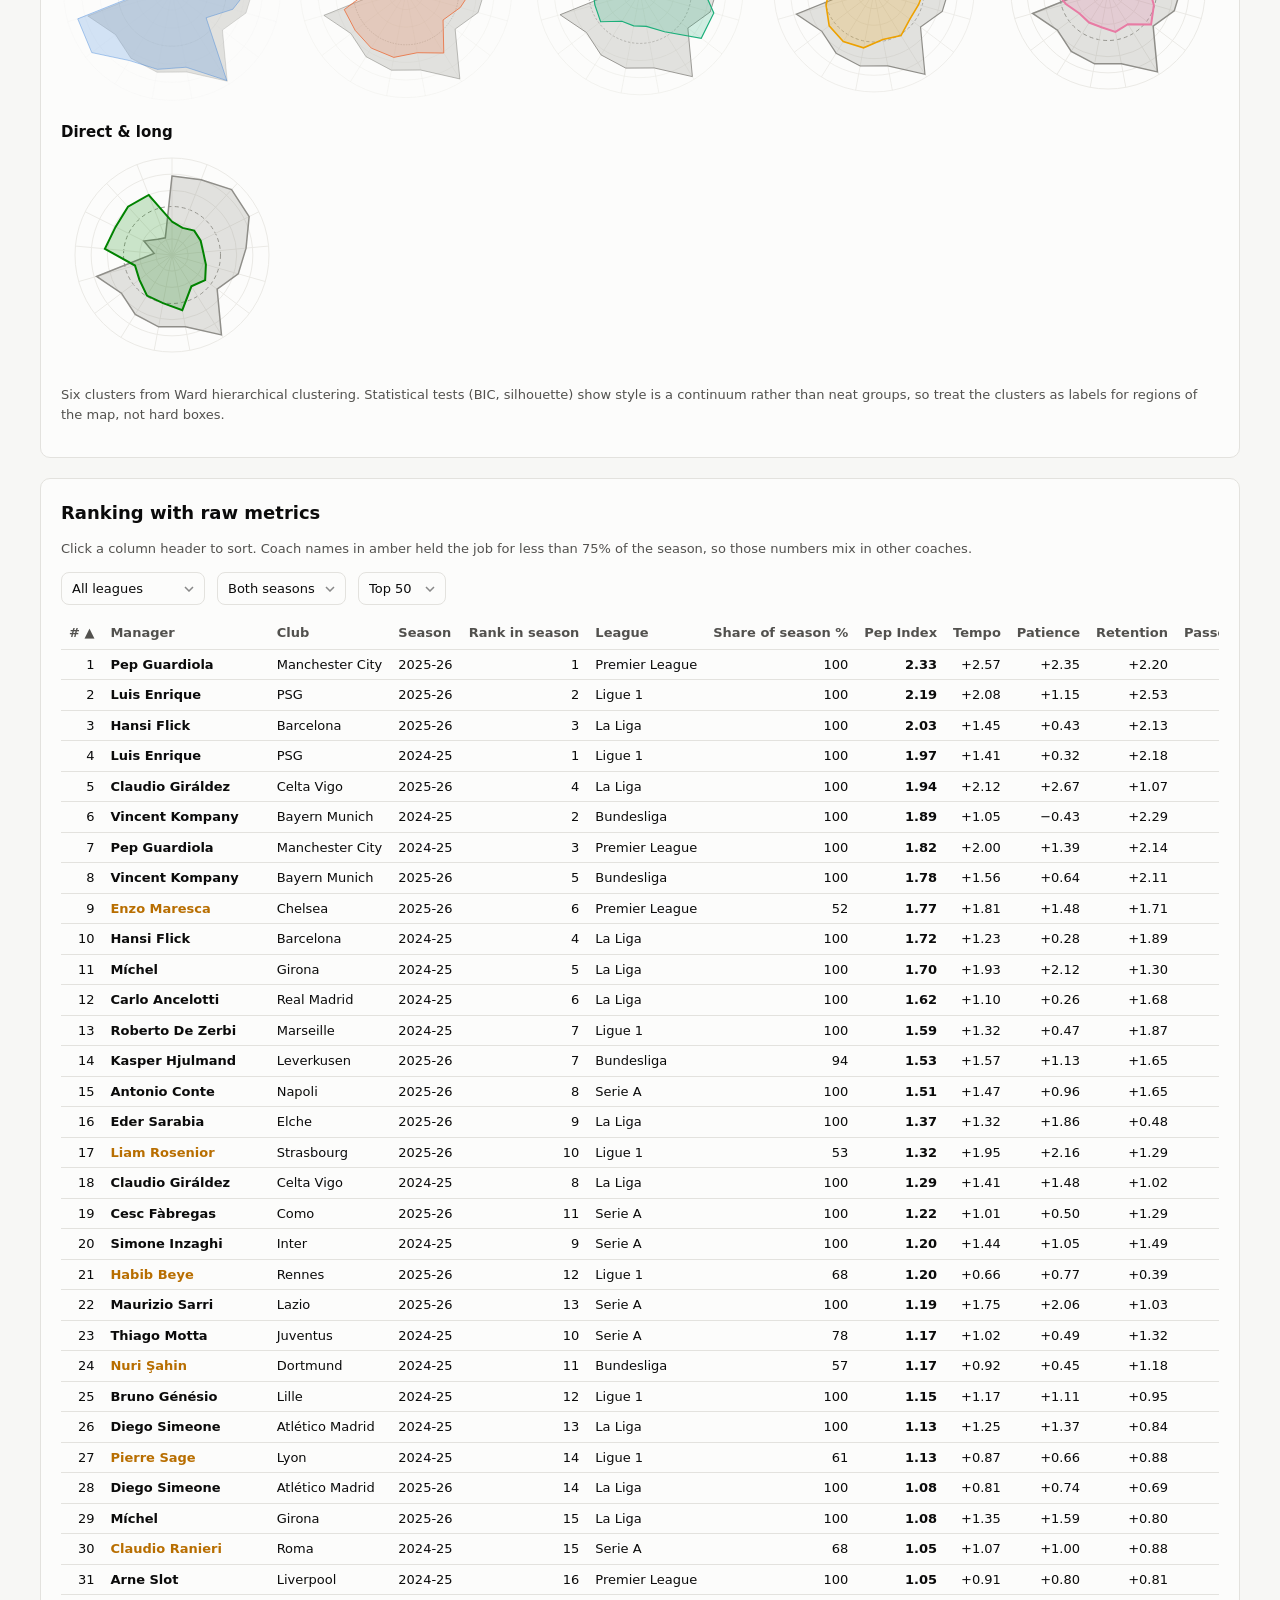
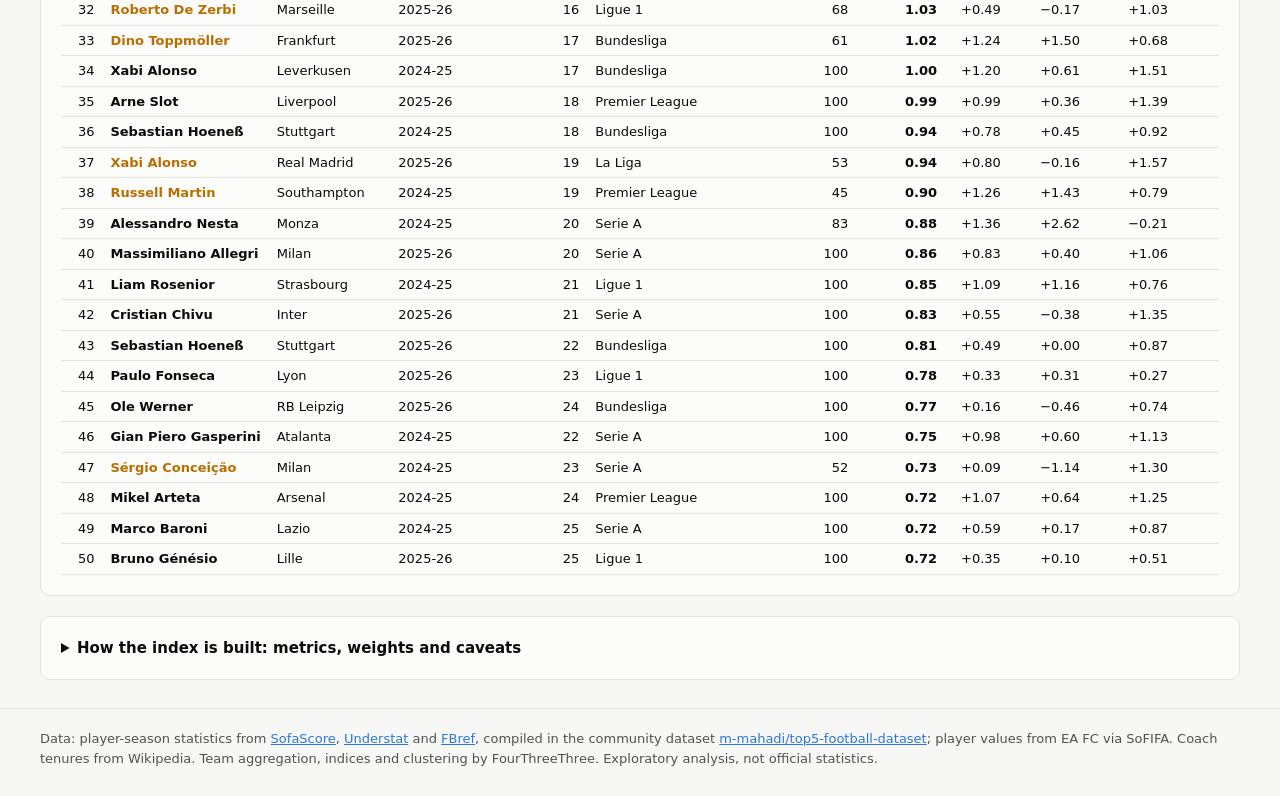
<file: pep-index/index.html>
<!DOCTYPE html>
<html lang="en">
<head>
  <meta charset="utf-8">
  <meta name="viewport" content="width=device-width, initial-scale=1">
  <title>The Pep Index: which managers play like Guardiola? · FourThreeThree</title>
  <meta name="description" content="A data-driven look at which Big-5 league managers play most like Pep Guardiola's Manchester City, across 192 club-seasons from 2024–25 and 2025–26.">
  <meta property="og:title" content="The Pep Index: which managers play like Guardiola?">
  <meta property="og:description" content="Tempo, pressing and clustering across 192 Big-5 club-seasons, measured against Pep's City.">
  <meta property="og:type" content="article">
  <link rel="icon" href="../assets/favicon.svg" type="image/svg+xml">
  <link rel="stylesheet" href="../assets/site.css">
  <script src="../assets/d3.v7.min.js"></script>
  <script src="../assets/dash.js"></script>
  <script src="data.js"></script>
</head>
<body>
<header class="site-header">
  <div class="inner">
    <a class="brand" href="../">Four<b>Three</b>Three</a>
    <nav class="site-nav"><a href="../">All dashboards</a><a href="#method">Method</a></nav>
  </div>
</header>

<main class="site-main">
<div class="pi-wrap">
  <header id="intro">
    <h1 class="pi-title">The Pep Index: Big-5 managers by playing style</h1>
    <p class="pi-lede"><b data-draw="top1">—</b> is the most Pep-like team-season in Europe's top five leagues across 2024–25 and 2025–26. The index rewards retention and long, slow possessions most: tempo carries the largest weight, and quick, direct or long-ball attacks count against a team. Tempo blends passes per shot with measures set pieces can't distort, so sides that score a lot from corners aren't mistaken for direct ones. Pep Guardiola's own 2025–26 City ranks <b data-draw="peprank">—</b>. Once you control for squad quality, the most Pep-like team-season is <b data-draw="topadj">—</b>.</p>
    <p class="pi-muted">One row per club and league season: 192 club-seasons from 2024–25 and 2025–26, each credited to the coach who held the job for the largest share of that season. Scores are z-scores relative to each league and season, so every season is measured against its own league average.</p>
  </header>

  <section class="pi-card" id="fingerprint">
    <h2 class="pi-h2">Pep's fingerprint: what makes City look like City</h2>
    <p class="pi-muted">20 style features, each a z-score within its league and season. The two dots on each row are City 2024–25 and City 2025–26. A feature only counts as part of the signature if both seasons sit at least one standard deviation from average on the same side (marked "consistent"). Features marked ★ are the eight picked by forward selection: starting from nothing, it keeps adding whichever feature best separates City from every other side, until City's two seasons are each other's closest match.</p>
    <div class="pi-sig" id="sig-chart" data-draw="sig"></div>
    <div class="pi-cgrid">
      <div>
        <h3 class="pi-h2">How much each added feature helps</h3>
        <p class="pi-muted">The gap between City and its 10 nearest rivals, as features are added in the order selection picked them. Once the curve flattens, extra features add little.</p>
        <div class="pi-radar" id="sig-curve" data-draw="sigcurve" style="min-height:260px"></div>
      </div>
      <div>
        <h3 class="pi-h2">What public data can't see</h3>
        <p class="pi-muted">Fullback underlaps and inverted fullbacks, rotations between the lines, rest-defence shape and the positions players take up are all positional and need tracking or event-location data (Opta, StatsBomb, SkillCorner). The data here only counts actions, so it describes what City do with the ball, not the structure that makes it possible. Goal-kick routines are visible only indirectly, through the goalkeeper's long-ball share.</p>
      </div>
    </div>
  </section>

  <section class="pi-card" id="style-map">
    <h2 class="pi-h2">Style map: the Pep pole vs the Klopp pole</h2>
    <p class="pi-muted">Horizontal: tempo (right means slow, patient attacks; left means heavy-metal, back-to-front attacks). Vertical: pressing (up means front-foot pressing). Top right is the Pep pole, top left the Klopp/Red Bull pole. Both axes are z-scores relative to each league, and zero is the league average. Klopp had no club in either season, so his corner shows the coaches who play closest to that style.</p>
    <div class="pi-controls">
      <select class="dash-select" id="q-x" aria-label="Horizontal axis">
        <option value="tempo_axis">Horizontal = tempo (blended)</option>
        <option value="tempo_patience">Horizontal = patience only (passes per shot)</option>
        <option value="tempo_retention">Horizontal = retention only (set-piece-proof)</option>
        <option value="build_axis">Horizontal = build-up style (v1)</option>
      </select>
      <select class="dash-select" id="q-y" aria-label="Pressing measure">
        <option value="press_height">Pressing = how high the ball is won</option>
        <option value="press_intensity">Pressing = defensive actions per opponent possession</option>
      </select>
      <select class="dash-select" id="q-league" aria-label="League">
        <option value="">All leagues</option>
        <option>Premier League</option><option>La Liga</option><option>Serie A</option><option>Bundesliga</option><option>Ligue 1</option>
      </select>
      <select class="dash-select" id="q-season" aria-label="Season">
        <option value="">Both seasons</option>
        <option>2025-26</option><option>2024-25</option>
      </select>
      <select class="dash-select" id="q-lab" aria-label="Labels">
        <option value="notable">Label notable coaches</option>
        <option value="all">Label every coach</option>
      </select>
      <select class="dash-select" id="q-coach" aria-label="Highlight a coach" data-draw="qcoach"></select>
    </div>
    <p class="pi-muted">Each dot is one club-season. A line joins a coach's two seasons, and its arrow points to 2025–26, including when the coach changed clubs (Alonso went from Leverkusen to Real Madrid). Pick a coach to see only their seasons.</p>
    <div class="pi-quad" id="quad-chart" data-draw="quad"></div>
    <div class="pi-legend">
      <span><i data-lg="Premier League"></i>Premier League</span>
      <span><i data-lg="La Liga"></i>La Liga</span>
      <span><i data-lg="Serie A"></i>Serie A</span>
      <span><i data-lg="Bundesliga"></i>Bundesliga</span>
      <span><i data-lg="Ligue 1"></i>Ligue 1</span>
    </div>
    <div class="pi-qgrid">
      <div class="pi-qcard"><h3>Pep pole</h3><p class="pi-muted">Slow, patient attacks, front-foot press</p><ol data-draw="qlist-pep"></ol></div>
      <div class="pi-qcard"><h3>Klopp pole</h3><p class="pi-muted">Fast, back-to-front attacks, front-foot press</p><ol data-draw="qlist-klopp"></ol></div>
      <div class="pi-qcard"><h3>Patient control</h3><p class="pi-muted">Slow attacks, mid or low block</p><ol data-draw="qlist-control"></ol></div>
      <div class="pi-qcard"><h3>Direct, deep</h3><p class="pi-muted">Quick and direct, defend deep</p><ol data-draw="qlist-deep"></ol></div>
    </div>
    <p class="pi-muted">Each list is sorted by distance from the centre, so the purest examples of a style come first. Tempo blends two halves equally. Patience is passes per shot, adjusted for attacking output; set pieces drag it down, because corners produce shots with almost no passes. Retention is passes per match, pass accuracy, long-ball share and chipped-pass share, none of which set pieces affect. Pressing height is the share of ball recoveries made in the attacking third. Pressing intensity is tackles plus interceptions per match, divided by the opponent's share of possession (a stand-in for PPDA).</p>
  </section>

  <section class="pi-card" id="clusters">
    <h2 class="pi-h2">Clustering: which sides play most like Pep's City</h2>
    <p class="pi-muted">No weights or opinions here. 17 style features (retention, territory, directness, crossing, sequence length, tempo, pressing and dribbling), each a z-score within its league and season, compressed with PCA into 7 components that keep 92% of the information. Similarity is the distance to Pep's City in that space. The treble season (2022–23) isn't in this data, so Pep's 2024–25 and 2025–26 City seasons and their average serve as the reference.</p>
    <div class="pi-controls">
      <select class="dash-select" id="c-anchor" aria-label="Compare against">
        <option value="template">Compare with: Pep's City (average of both seasons)</option>
        <option value="2526">Compare with: City 2025-26</option>
        <option value="2425">Compare with: City 2024-25</option>
        <option value="compact">Compare with: City average, 8-feature fingerprint only</option>
        <option value="net">Compare with: City average, adjusted for squad value</option>
      </select>
      <select class="dash-select" id="c-map" aria-label="Map type">
        <option value="pca">Map: PCA (readable axes)</option>
        <option value="umap">Map: UMAP (neighbourhoods)</option>
      </select>
    </div>
    <div class="pi-quad" id="cluster-map" data-draw="cmap"></div>
    <div class="pi-legend" data-draw="clegend"></div>
    <p class="pi-muted">PCA axes: horizontal is control (possession, pass accuracy and territory against long balls and crosses), which accounts for 54% of the variation. Vertical is front-foot directness: up means territory and high regains with few passes per shot, down means patient. In UMAP the axes have no meaning; it only keeps similar teams close together. Rings mark Pep's City, and the 12 nearest sides are labelled.</p>
    <div class="pi-cgrid">
      <div>
        <h3 class="pi-h2">The 30 nearest sides</h3>
        <p class="pi-muted">Ordered by distance to the reference picked above, with the bar showing similarity (100% means the same shape of style). Click a side to compare it with City on the radar.</p>
        <div class="pi-bars" id="nearest-chart" data-draw="cbars"></div>
      </div>
      <div>
        <h3 class="pi-h2">Side vs Pep's City, feature by feature</h3>
        <div class="pi-controls"><select class="dash-select" id="c-side" aria-label="Side to compare" data-draw="cside"></select></div>
        <div class="pi-radar" id="side-radar" data-draw="cradar"></div>
        <p class="pi-muted">Each spoke is one feature as a z-score within the side's league and season. The dashed ring is the league average (0) and the outer ring is +3. Grey shows Pep's City (average of both seasons) and colour shows the chosen side.</p>
      </div>
    </div>
    <h3 class="pi-h2">What each cluster looks like</h3>
    <p class="pi-muted">Each small radar is one cluster's average shape, with Pep's City in grey behind it. Same spokes and scale as the radar above.</p>
    <div class="pi-multiples" id="cluster-radars" data-draw="cradars"></div>
    <p class="pi-muted">Six clusters from Ward hierarchical clustering. Statistical tests (BIC, silhouette) show style is a continuum rather than neat groups, so treat the clusters as labels for regions of the map, not hard boxes.</p>
  </section>

  <section class="pi-card" id="ranking">
    <h2 class="pi-h2">Ranking with raw metrics</h2>
    <p class="pi-muted">Click a column header to sort. Coach names in amber held the job for less than 75% of the season, so those numbers mix in other coaches.</p>
    <div class="pi-controls">
      <select class="dash-select" id="f-league" aria-label="League">
        <option value="">All leagues</option>
        <option>Premier League</option><option>La Liga</option><option>Serie A</option><option>Bundesliga</option><option>Ligue 1</option>
      </select>
      <select class="dash-select" id="f-season" aria-label="Season">
        <option value="">Both seasons</option>
        <option>2025-26</option><option>2024-25</option>
      </select>
      <select class="dash-select" id="f-n" aria-label="Rows shown">
        <option value="50">Top 50</option>
        <option value="999">All 192</option>
      </select>
    </div>
    <div class="pi-scroll">
      <table class="pi-table" id="rank-table">
        <thead><tr>
          <th data-k="rank" aria-sort="ascending">#</th>
          <th class="l" data-k="manager">Manager</th>
          <th class="l" data-k="team">Club</th>
          <th class="l" data-k="season">Season</th>
          <th data-k="season_rank">Rank in season</th>
          <th class="l" data-k="league">League</th>
          <th data-k="manager_share_pct">Share of season %</th>
          <th data-k="pep_index">Pep Index</th>
          <th data-k="tempo_score">Tempo</th>
          <th data-k="patience_score">Patience</th>
          <th data-k="retention_score">Retention</th>
          <th data-k="passes_per_shot">Passes /shot</th>
          <th data-k="passes_per_xg">Passes /xG</th>
          <th data-k="headed_goal_share_pct">Headed goals %</th>
          <th data-k="rank_v2">v2 rank</th>
          <th data-k="rank_resource_adj">Adj. rank</th>
          <th data-k="pep_index_resource_adj">Adj. index</th>
          <th data-k="possession_pct">Poss %</th>
          <th data-k="pass_accuracy_pct">Pass acc %</th>
          <th data-k="passes_per_match">Passes /match</th>
          <th data-k="final_third_passes_per_match">Final-3rd passes /match</th>
          <th data-k="long_ball_share_pct">Long-ball %</th>
          <th data-k="gk_long_ball_share_pct">GK long %</th>
          <th data-k="xg_chain_per_xg">xGChain / xG</th>
          <th data-k="xg_buildup_share_pct">Buildup share %</th>
          <th data-k="high_regain_share_pct">High-regain %</th>
          <th data-k="high_regains_per_match">High regains /match</th>
          <th data-k="points_per_game">PPG</th>
          <th data-k="goal_diff_per_game">GD /game</th>
        </tr></thead>
        <tbody data-draw="rows"></tbody>
      </table>
    </div>
  </section>

  <details class="pi-card pi-details" id="method">
    <summary>How the index is built: metrics, weights and caveats</summary>
    <p>Pep Index (v3, blended tempo). Weights in brackets; every metric is a z-score within its league and season.</p>
    <dl>
      <dt>Tempo (×3)</dt><dd>An equal blend of two halves. <b>Patience</b>: passes per shot, adjusted for attacking output, because the raw ratio also rises when a team simply creates little. <b>Retention</b>: passes per match, pass accuracy, long-ball share (negative) and chipped-pass share (negative). Set pieces drag patience down, since corners and free kicks produce shots with almost no passes; retention isn't affected by them.</dd>
      <dt>Poss % (×1.5)</dt><dd>Share of possession.</dd>
      <dt>xGChain / xG (×1)</dt><dd>Sum of every player's xGChain ÷ team xG: roughly how many players touch the ball in a move that ends in a shot. Stands in for possession-sequence length.</dd>
      <dt>Buildup share % (×1)</dt><dd>xGBuildup ÷ xGChain: the share of attacking involvement that comes from build-up rather than the final pass or shot.</dd>
      <dt>GK long % (×−0.5)</dt><dd>Goalkeepers' long balls as a share of their passes.</dd>
      <dt>High-regain % (×−0.5)</dt><dd>Possession won in the attacking third as a share of all recoveries: the Red Bull/Klopp signature.</dd>
      <dt>Headed goals %</dt><dd>Headed goals as a share of all goals. Not part of the index; a rough sign of how much a side scores from set pieces, shown so you can see where patience may be understated.</dd>
      <dt>v2 rank</dt><dd>The previous version, which used passes per shot alone for tempo. Kept for comparison.</dd>
      <dt>Adjusted index</dt><dd>What's left of the index after a linear fit on the log of minutes-weighted average player value (EA FC 26 valuations). It separates style from squad resources.</dd>
    </dl>
    <p>Caveats:</p>
    <ul>
      <li>Team stats belong to clubs, not coaches. Where a club changed coach mid-season, the row blends several coaches (see Share of season %). For example, Real Madrid 2025–26 is Alonso 53% and Arbeloa 47%.</li>
      <li>Opta's direct speed, sequences per possession and true field tilt aren't public. The metrics here are the best public stand-ins.</li>
      <li>Shot counts include set pieces, which public data can't separate out. Sides that take many shots from corners and free kicks look faster on passes per shot than their open play really is; blending in retention reduces this but can't remove it entirely.</li>
      <li>League-relative scoring treats each league on its own terms. A 55% possession side in the Bundesliga isn't compared directly with one in La Liga.</li>
    </ul>
  </details>
</div>
</main>

<footer class="site-footer">
  <div class="inner">
    Data: player-season statistics from <a href="https://www.sofascore.com">SofaScore</a>, <a href="https://understat.com">Understat</a> and <a href="https://fbref.com">FBref</a>, compiled in the community dataset <a href="https://github.com/m-mahadi/top5-football-dataset">m-mahadi/top5-football-dataset</a>; player values from EA FC via SoFIFA. Coach tenures from Wikipedia. Team aggregation, indices and clustering by FourThreeThree. Exploratory analysis, not official statistics.
  </div>
</footer>

<script src="app.js"></script>
</body>
</html>
</file>
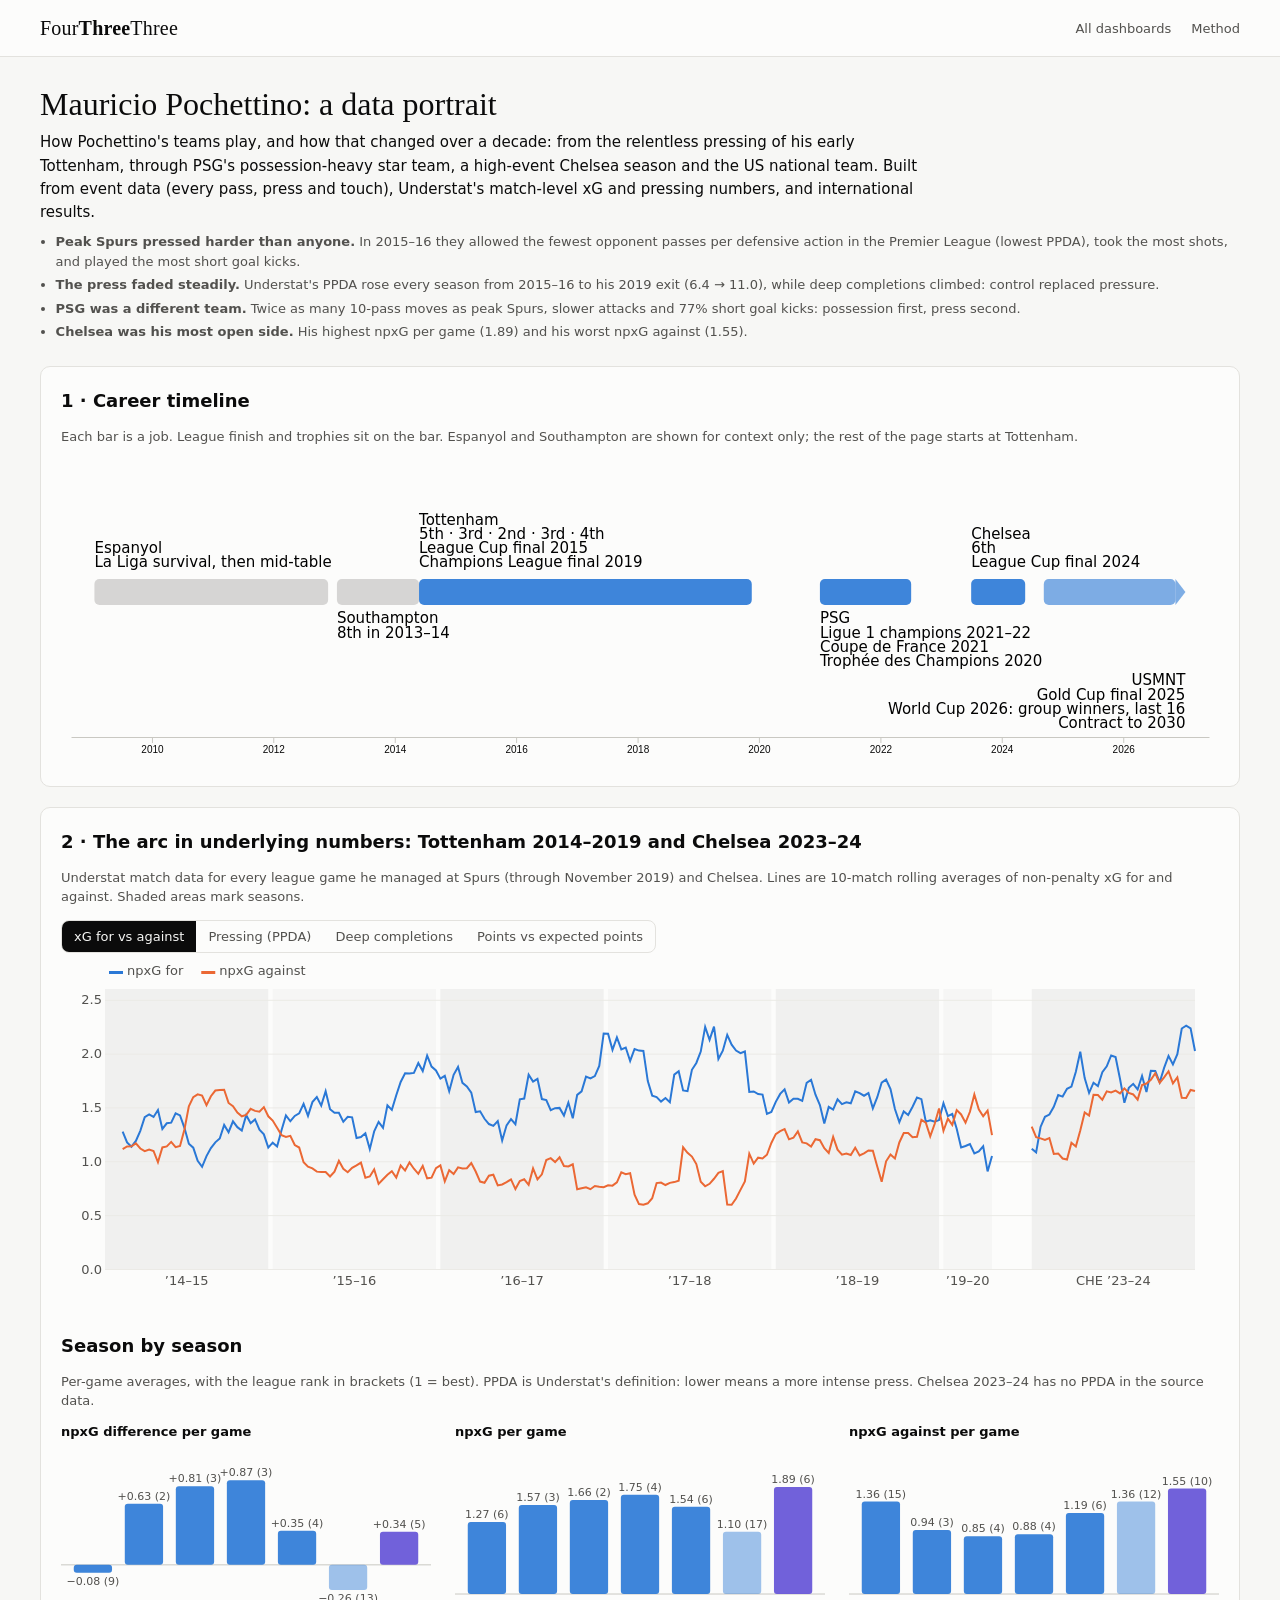
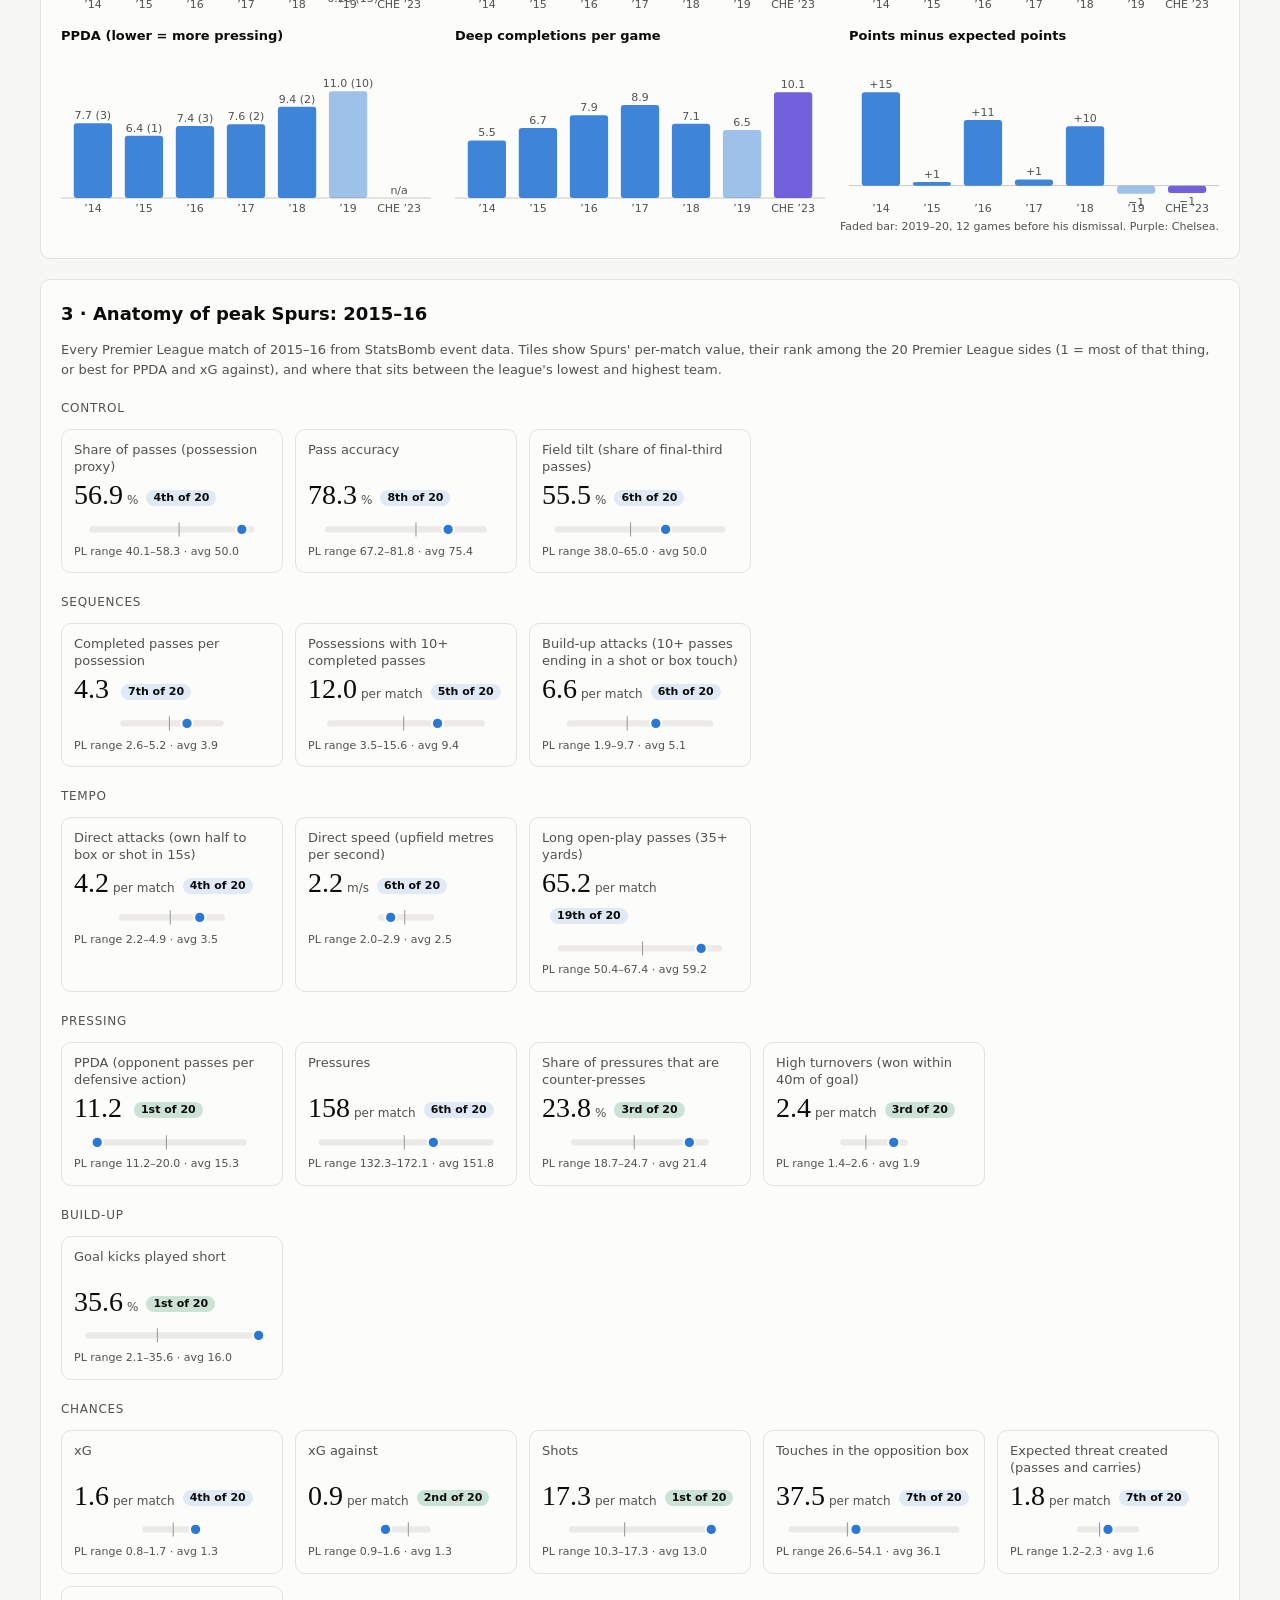
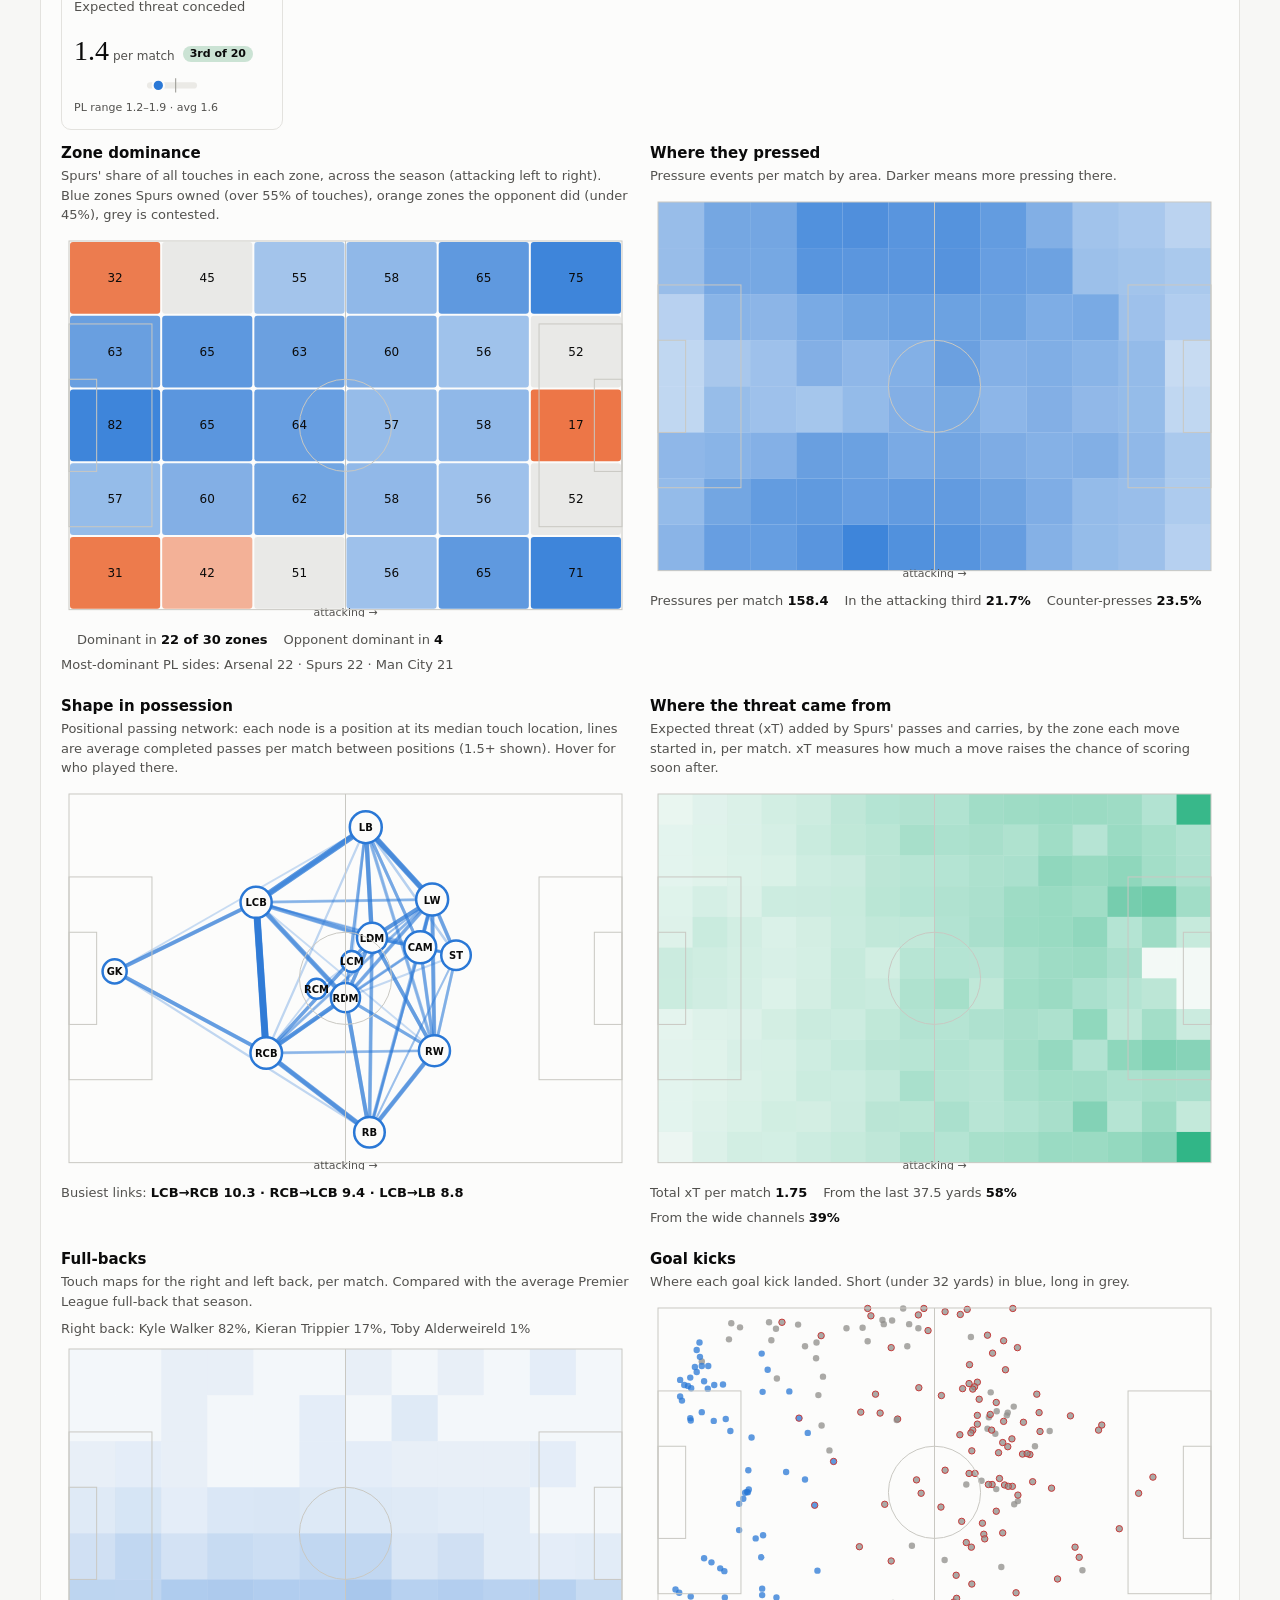
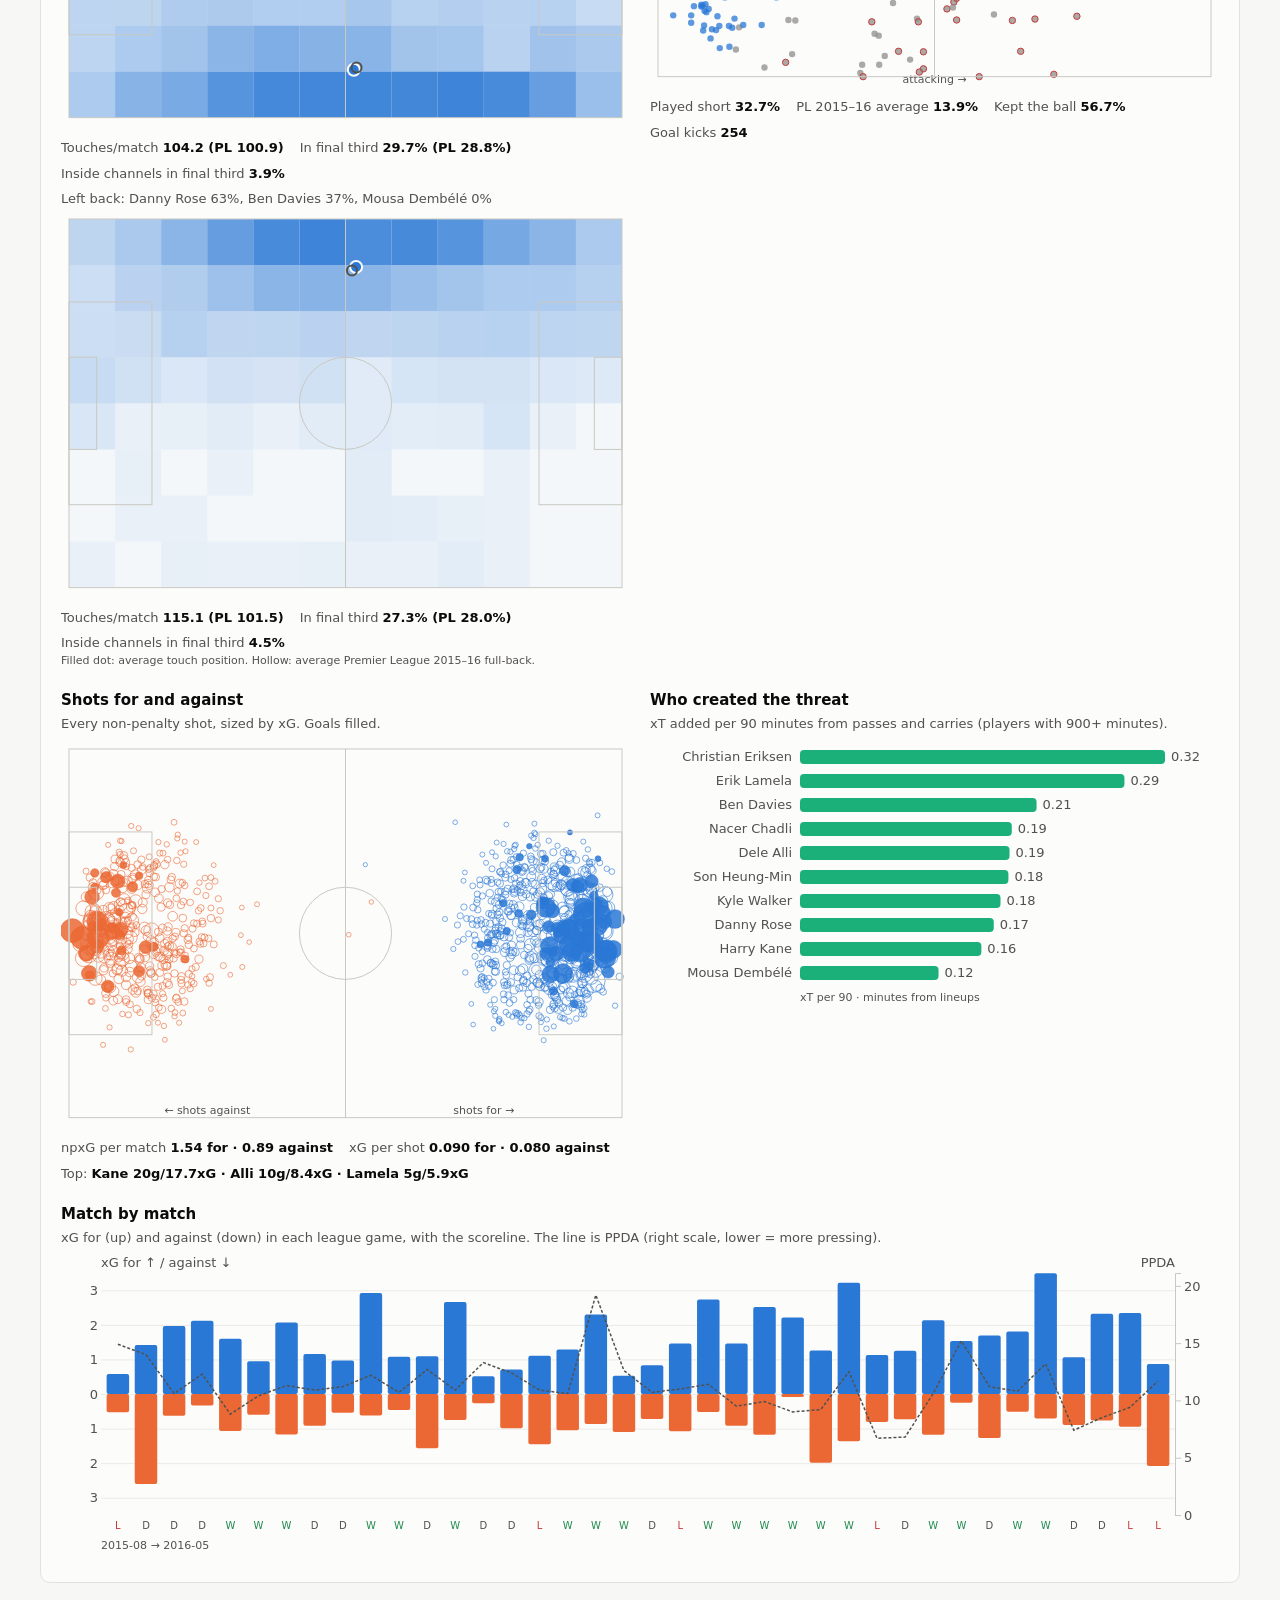
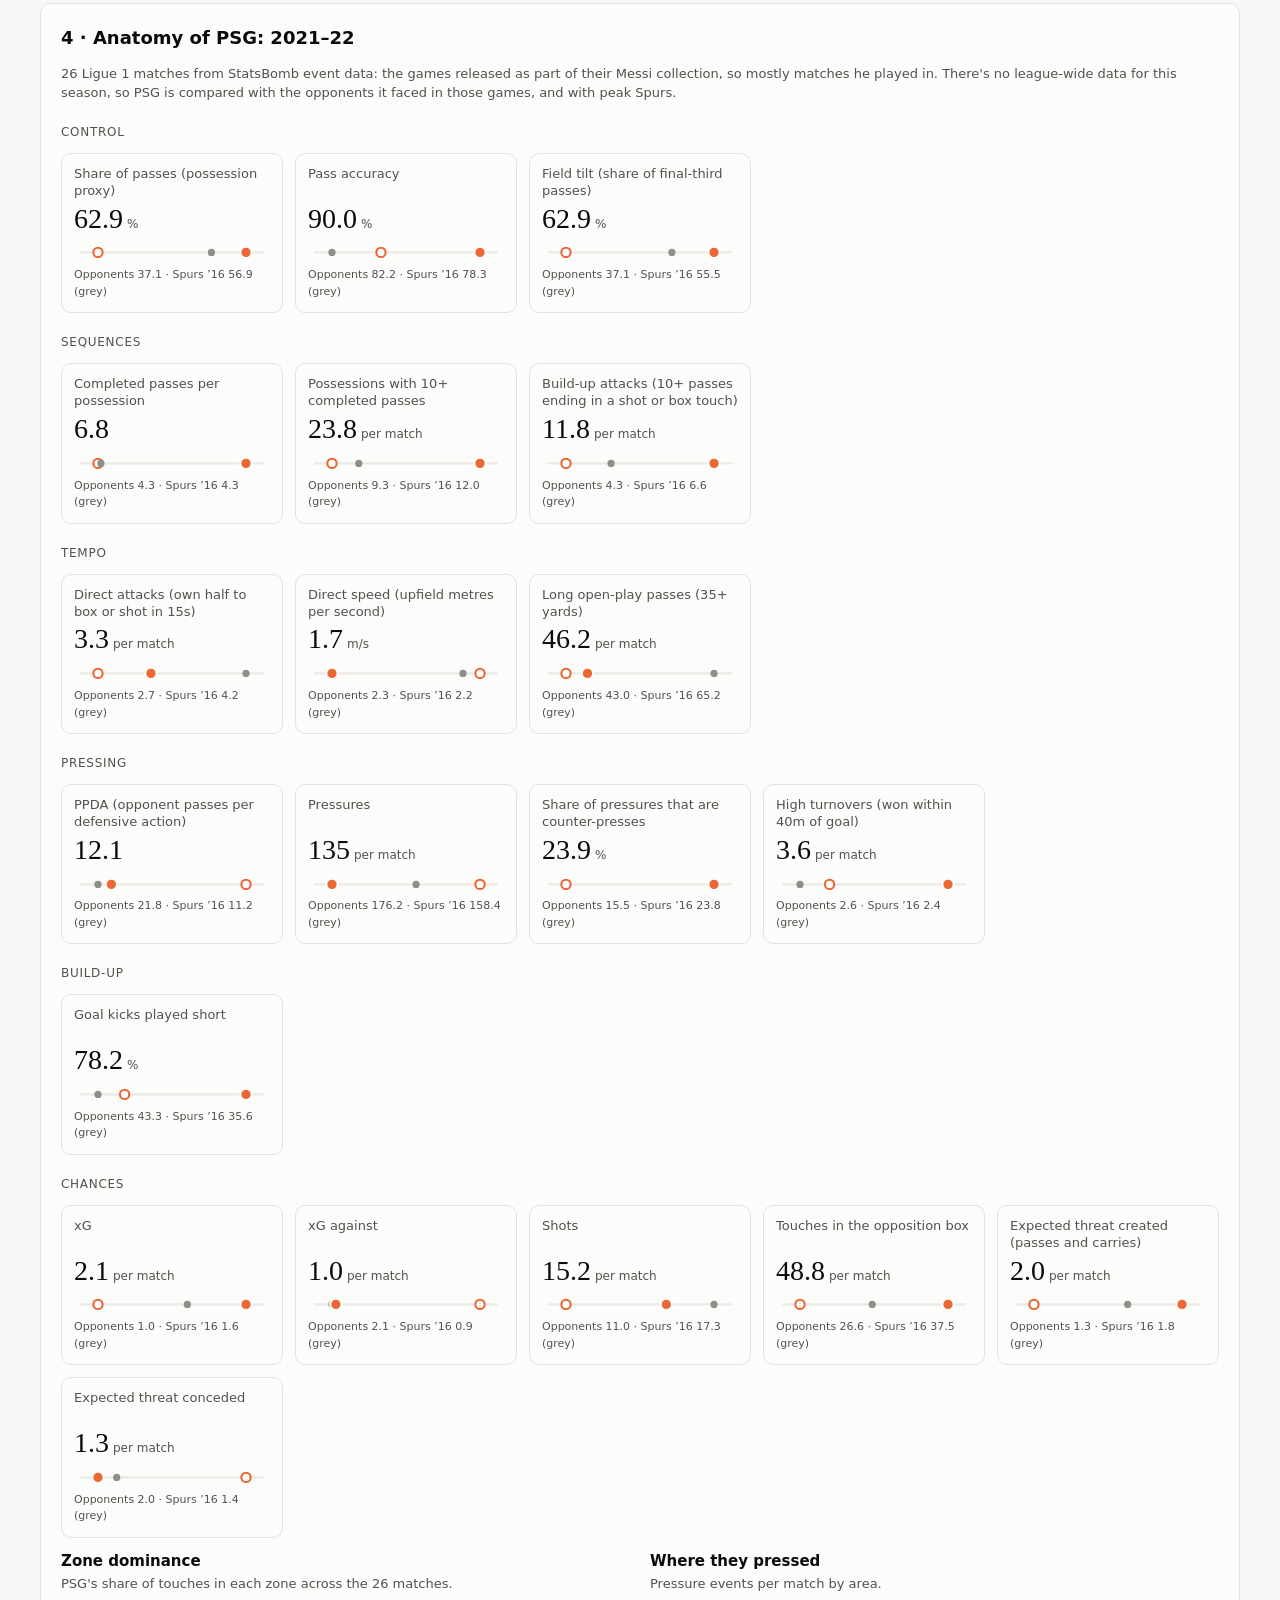
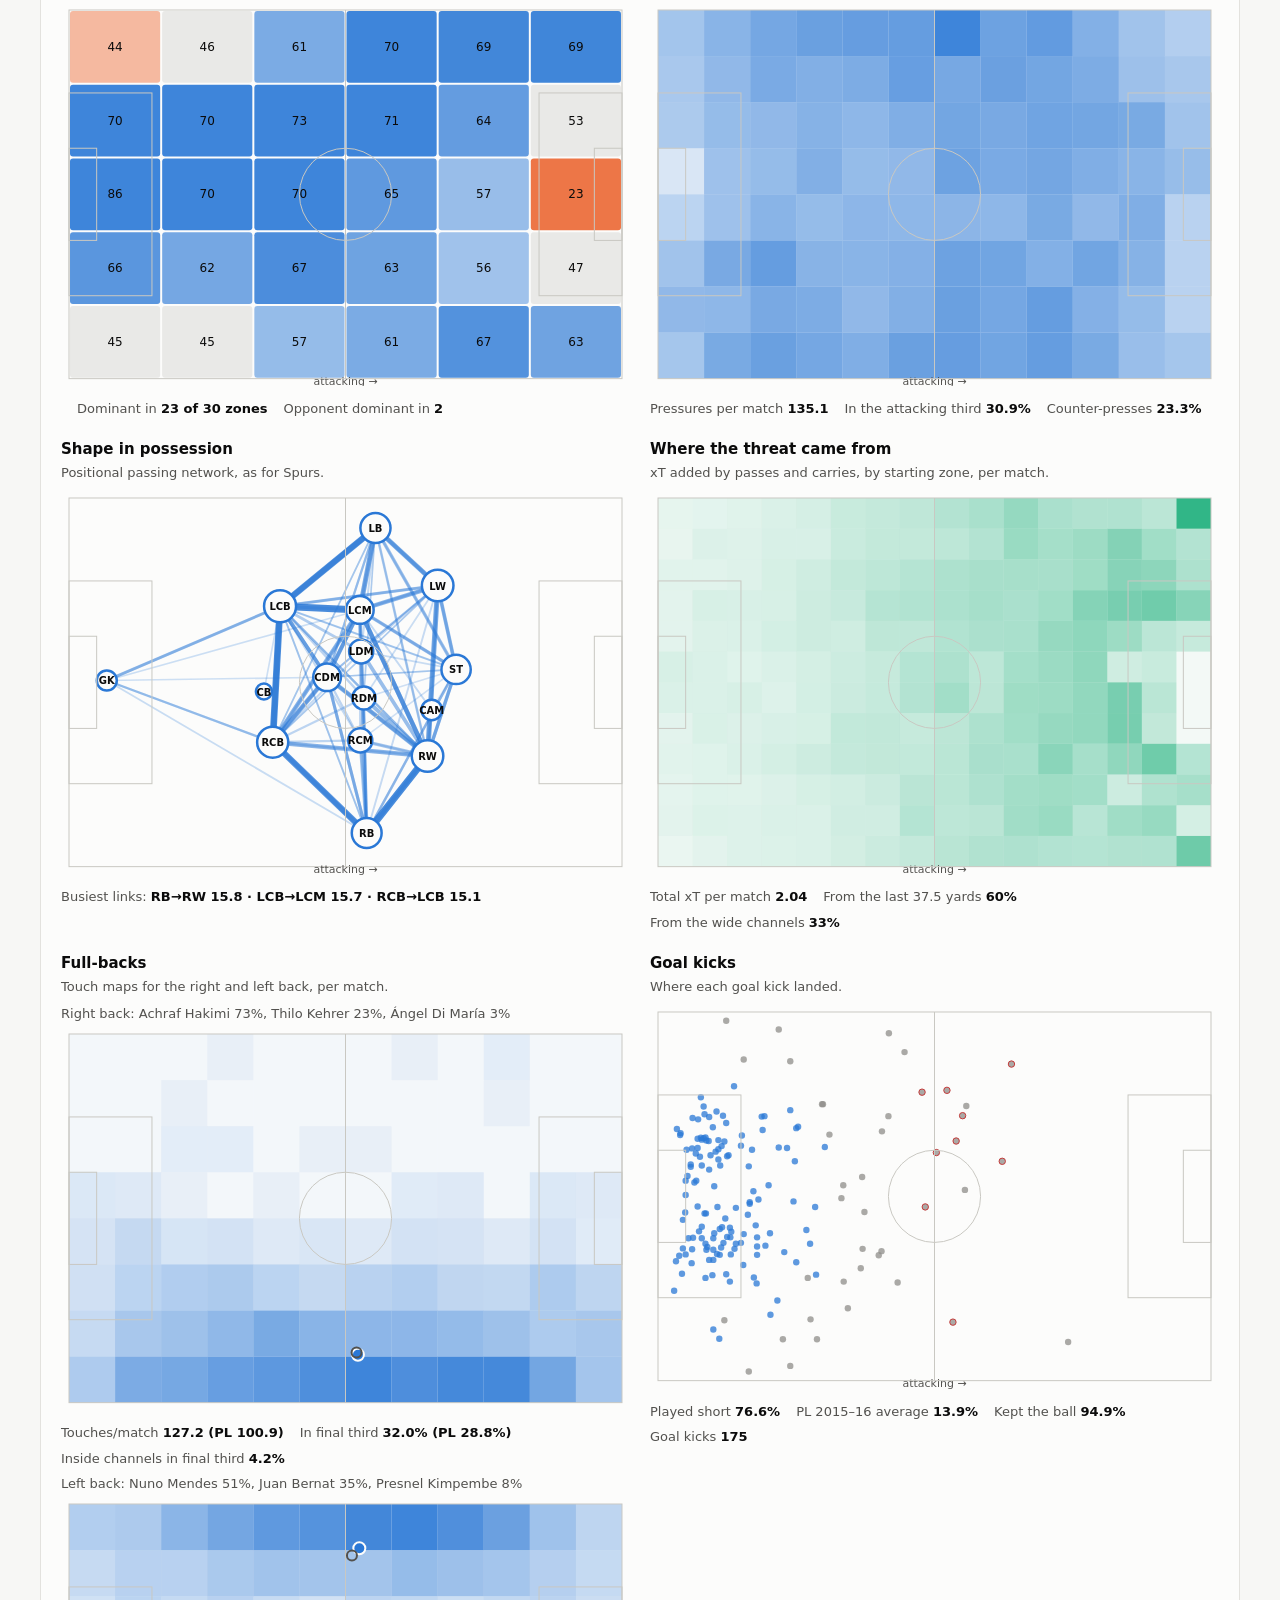
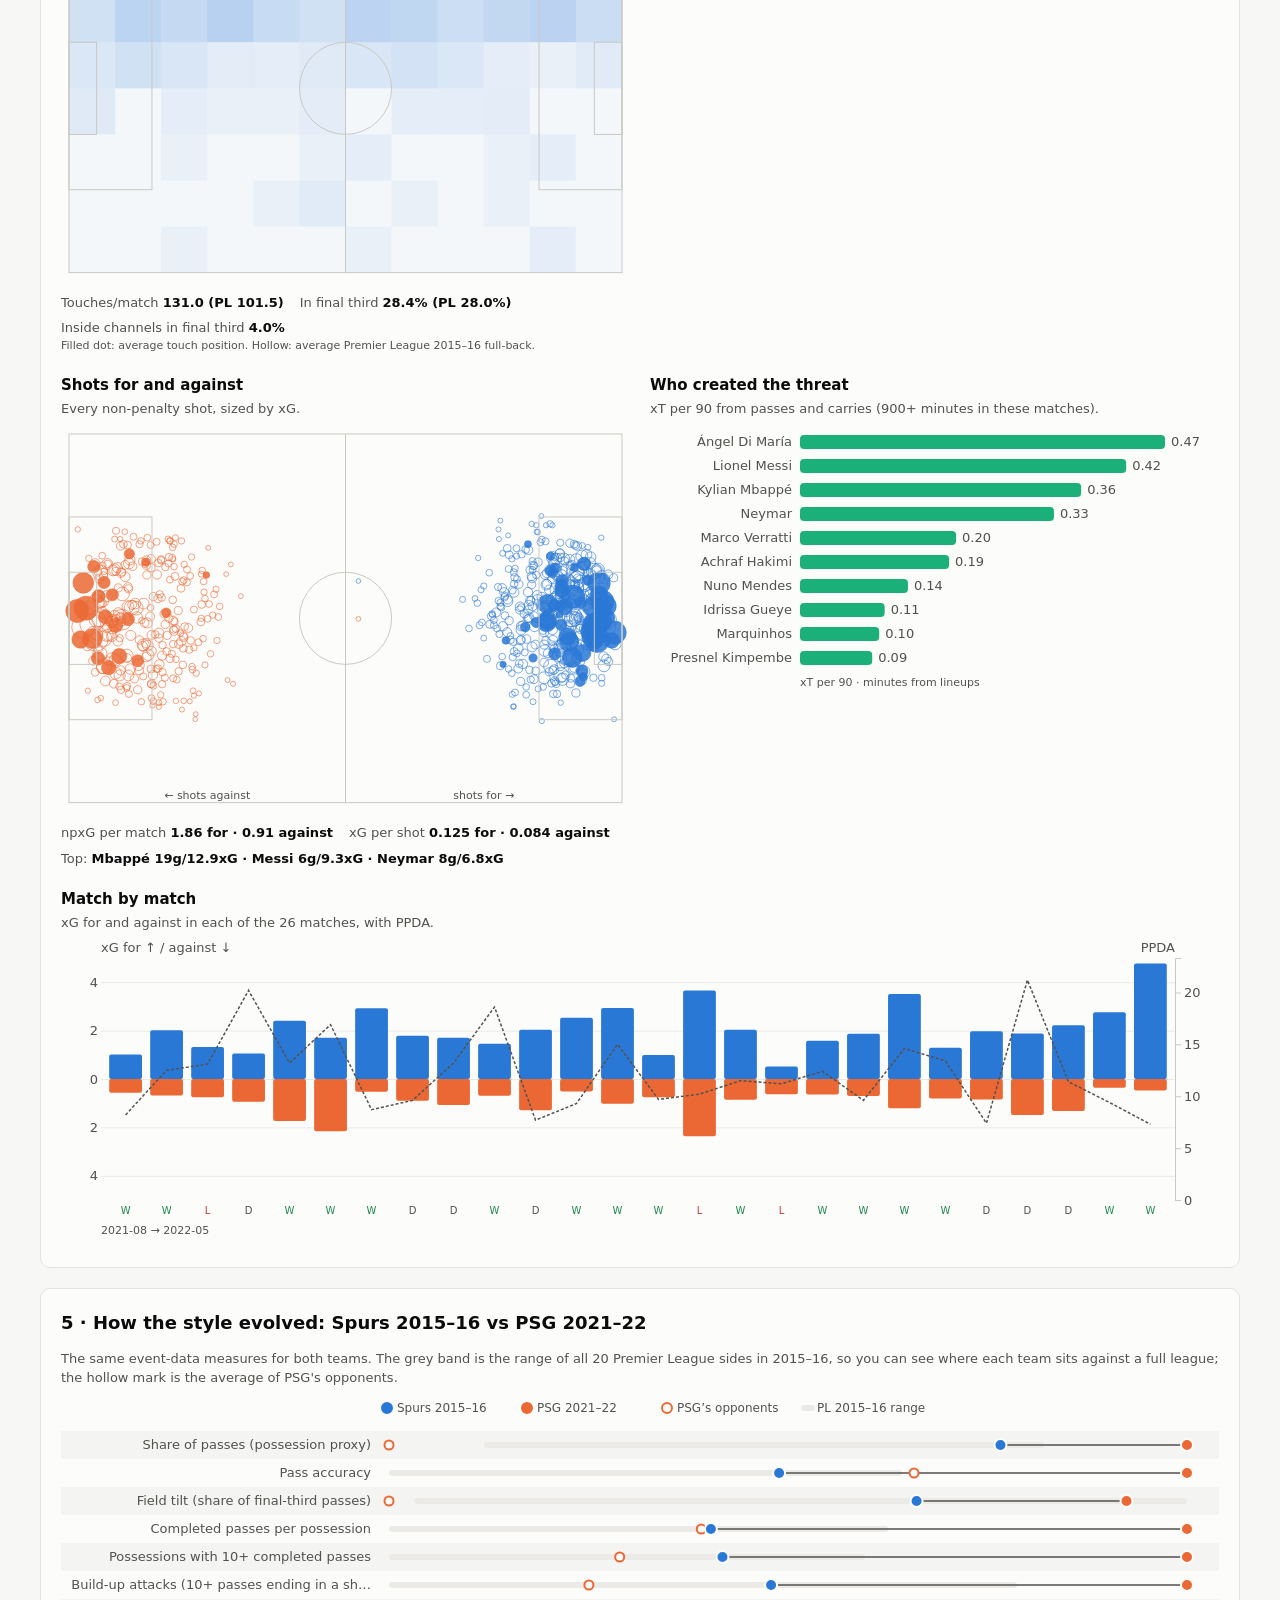
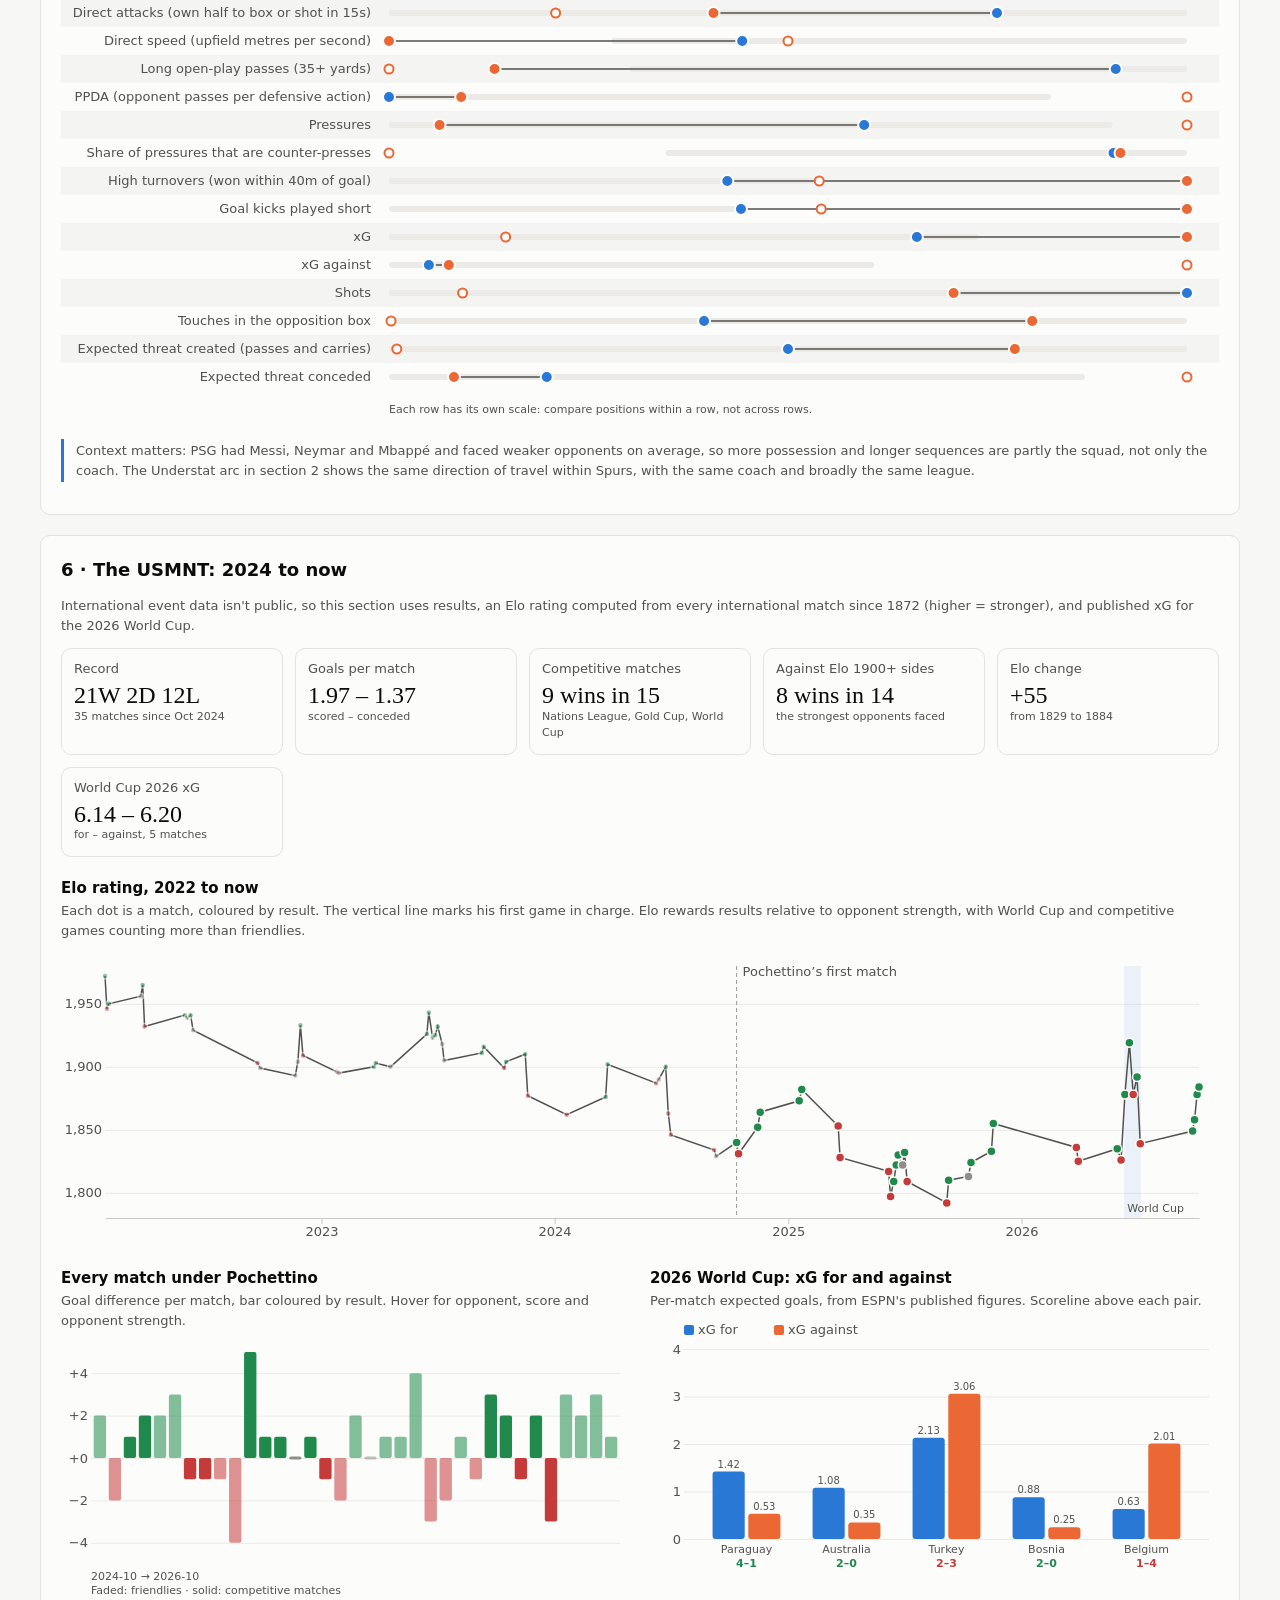
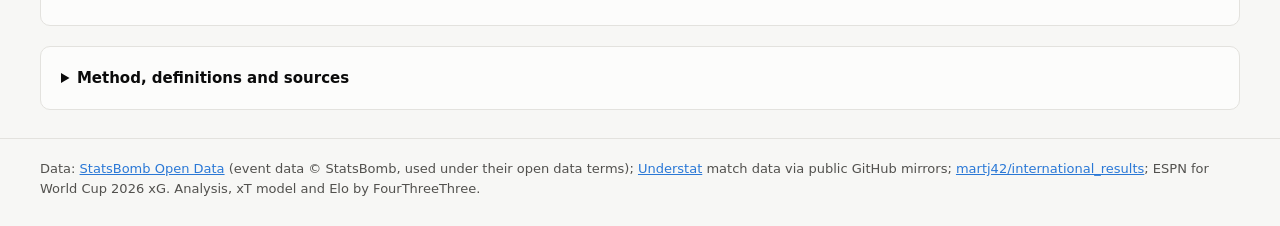
<file: pochettino/index.html>
<!DOCTYPE html>
<html lang="en">
<head>
  <meta charset="utf-8">
  <meta name="viewport" content="width=device-width, initial-scale=1">
  <title>Mauricio Pochettino: a data portrait · FourThreeThree</title>
  <meta name="description" content="How Mauricio Pochettino's teams play, and how that changed from Tottenham to PSG, Chelsea and the USMNT: pressing, possession sequences, zone dominance, xG and expected threat.">
  <meta property="og:title" content="Mauricio Pochettino: a data portrait">
  <meta property="og:description" content="Pressing, sequences, zone dominance, xG and xT across Tottenham, PSG, Chelsea and the USMNT.">
  <meta property="og:type" content="article">
  <link rel="icon" href="../assets/favicon.svg" type="image/svg+xml">
  <link rel="stylesheet" href="../assets/site.css">
  <style>
    .po-tiles{display:grid;grid-template-columns:repeat(auto-fill,minmax(210px,1fr));gap:var(--cds-gap-md);margin-top:var(--cds-gap-md)}
    .po-tile{border:1px solid var(--color-border-line);border-radius:var(--cds-radius);padding:var(--cds-pad-md);position:relative}
    .po-tile .lab{font-size:var(--cds-font-size-caption);color:var(--color-fg-muted);line-height:1.3;min-height:2.6em}
    .po-tile .val{font-family:var(--font-anthropic-serif);font-size:28px;line-height:1.1;margin-top:4px;font-variant-numeric:tabular-nums}
    .po-tile .val small{font-family:var(--font-anthropic-sans);font-size:12px;color:var(--color-fg-muted);margin-left:4px}
    .po-tile .rank{display:inline-block;vertical-align:middle;margin-left:8px;font-family:var(--font-anthropic-sans);font-size:11px;font-weight:600;padding:2px 7px;border-radius:999px;background:color-mix(in srgb,var(--series-1) 14%,transparent);color:var(--color-fg)}
    .po-tile .rank.top{background:color-mix(in srgb,var(--color-ok) 22%,transparent)}
    .po-tile svg{display:block;margin-top:6px}
    .po-group{font-size:12px;text-transform:uppercase;letter-spacing:.06em;color:var(--color-fg-muted);margin:var(--cds-gap-lg) 0 0}
    .po-grid2{display:grid;grid-template-columns:repeat(auto-fit,minmax(min(380px,100%),1fr));gap:var(--cds-gap-lg);margin-top:var(--cds-gap-md)}
    .po-grid3{display:grid;grid-template-columns:repeat(auto-fit,minmax(min(300px,100%),1fr));gap:var(--cds-gap-lg);margin-top:var(--cds-gap-md)}
    .po-fig{position:relative;min-width:0}
    .po-fig h3{font-size:var(--cds-font-size-body);font-weight:var(--cds-font-weight-medium);margin:0 0 2px}
    .po-fig p{margin:0 0 8px}
    .po-fig svg text{fill:var(--cds-text-secondary);font-size:var(--cds-font-size-caption);font-family:var(--font-anthropic-sans)}
    .po-fig svg .strong{fill:var(--color-fg);font-weight:600}
    .po-stats{display:flex;flex-wrap:wrap;gap:6px 16px;font-size:var(--cds-font-size-caption);color:var(--color-fg-muted);margin-top:6px}
    .po-stats b{color:var(--color-fg);font-variant-numeric:tabular-nums}
    .po-timeline{position:relative;min-height:230px}
    .po-tabs{display:inline-flex;border:1px solid var(--color-border-line);border-radius:8px;overflow:hidden;margin-bottom:var(--cds-gap-md)}
    .po-tabs button{font:inherit;font-size:var(--cds-font-size-caption);border:0;background:transparent;color:var(--color-fg-muted);padding:6px 12px;cursor:pointer}
    .po-tabs button[aria-pressed=true]{background:var(--color-fg);color:var(--color-bg)}
    .po-note{border-left:3px solid var(--series-1);padding:2px 0 2px 12px;margin:var(--cds-gap-md) 0}
    .po-findings{margin:var(--cds-gap-sm) 0 0;padding-left:1.2em}
    .po-findings li{margin:4px 0;line-height:1.5}
    .po-key{display:inline-block;width:10px;height:10px;border-radius:2px;margin-right:4px;vertical-align:baseline}
  </style>
  <script src="../assets/d3.v7.min.js"></script>
  <script src="../assets/dash.js"></script>
  <script src="data.js"></script>
</head>
<body>
<header class="site-header">
  <div class="inner">
    <a class="brand" href="../">Four<b>Three</b>Three</a>
    <nav class="site-nav"><a href="../">All dashboards</a><a href="#method">Method</a></nav>
  </div>
</header>

<main class="site-main">
<div class="pi-wrap">

  <header id="intro">
    <h1 class="pi-title">Mauricio Pochettino: a data portrait</h1>
    <p class="pi-lede">How Pochettino's teams play, and how that changed over a decade: from the relentless pressing of his early Tottenham, through PSG's possession-heavy star team, a high-event Chelsea season and the US national team. Built from event data (every pass, press and touch), Understat's match-level xG and pressing numbers, and international results.</p>
    <ul class="po-findings pi-muted">
      <li><b>Peak Spurs pressed harder than anyone.</b> In 2015–16 they allowed the fewest opponent passes per defensive action in the Premier League (lowest PPDA), took the most shots, and played the most short goal kicks.</li>
      <li><b>The press faded steadily.</b> Understat's PPDA rose every season from 2015–16 to his 2019 exit (6.4 → 11.0), while deep completions climbed: control replaced pressure.</li>
      <li><b>PSG was a different team.</b> Twice as many 10-pass moves as peak Spurs, slower attacks and 77% short goal kicks: possession first, press second.</li>
      <li><b>Chelsea was his most open side.</b> His highest npxG per game (1.89) and his worst npxG against (1.55).</li>
    </ul>
  </header>

  <!-- 1. Timeline -->
  <section class="pi-card" id="career">
    <h2 class="pi-h2">1 · Career timeline</h2>
    <p class="pi-muted">Each bar is a job. League finish and trophies sit on the bar. Espanyol and Southampton are shown for context only; the rest of the page starts at Tottenham.</p>
    <div class="po-timeline" data-draw="timeline"></div>
  </section>

  <!-- 2. Career arc -->
  <section class="pi-card" id="arc">
    <h2 class="pi-h2">2 · The arc in underlying numbers: Tottenham 2014–2019 and Chelsea 2023–24</h2>
    <p class="pi-muted">Understat match data for every league game he managed at Spurs (through November 2019) and Chelsea. Lines are 10-match rolling averages of non-penalty xG for and against. Shaded areas mark seasons.</p>
    <div class="po-tabs" role="group" aria-label="Metric">
      <button data-arc="xg" aria-pressed="true">xG for vs against</button>
      <button data-arc="ppda" aria-pressed="false">Pressing (PPDA)</button>
      <button data-arc="deep" aria-pressed="false">Deep completions</button>
      <button data-arc="pts" aria-pressed="false">Points vs expected points</button>
    </div>
    <div class="po-fig" data-draw="arcline" style="min-height:340px"></div>
    <h3 class="pi-h2" style="margin-top:var(--cds-gap-lg)">Season by season</h3>
    <p class="pi-muted">Per-game averages, with the league rank in brackets (1 = best). PPDA is Understat's definition: lower means a more intense press. Chelsea 2023–24 has no PPDA in the source data.</p>
    <div class="po-fig" data-draw="seasonbars" style="min-height:300px"></div>
  </section>

  <!-- 3. Spurs 15-16 -->
  <section class="pi-card" id="spurs">
    <h2 class="pi-h2">3 · Anatomy of peak Spurs: 2015–16</h2>
    <p class="pi-muted">Every Premier League match of 2015–16 from StatsBomb event data. Tiles show Spurs' per-match value, their rank among the 20 Premier League sides (1 = most of that thing, or best for PPDA and xG against), and where that sits between the league's lowest and highest team.</p>
    <div data-draw="tiles-spurs"></div>
    <div class="po-grid2">
      <div class="po-fig"><h3>Zone dominance</h3><p class="pi-muted">Spurs' share of all touches in each zone, across the season (attacking left to right). Blue zones Spurs owned (over 55% of touches), orange zones the opponent did (under 45%), grey is contested.</p><div data-draw="zone-spurs"></div></div>
      <div class="po-fig"><h3>Where they pressed</h3><p class="pi-muted">Pressure events per match by area. Darker means more pressing there.</p><div data-draw="press-spurs"></div></div>
      <div class="po-fig"><h3>Shape in possession</h3><p class="pi-muted">Positional passing network: each node is a position at its median touch location, lines are average completed passes per match between positions (1.5+ shown). Hover for who played there.</p><div data-draw="net-spurs"></div></div>
      <div class="po-fig"><h3>Where the threat came from</h3><p class="pi-muted">Expected threat (xT) added by Spurs' passes and carries, by the zone each move started in, per match. xT measures how much a move raises the chance of scoring soon after.</p><div data-draw="xtzone-spurs"></div></div>
      <div class="po-fig"><h3>Full-backs</h3><p class="pi-muted">Touch maps for the right and left back, per match. Compared with the average Premier League full-back that season.</p><div data-draw="fb-spurs"></div></div>
      <div class="po-fig"><h3>Goal kicks</h3><p class="pi-muted">Where each goal kick landed. Short (under 32 yards) in blue, long in grey.</p><div data-draw="gk-spurs"></div></div>
      <div class="po-fig"><h3>Shots for and against</h3><p class="pi-muted">Every non-penalty shot, sized by xG. Goals filled.</p><div data-draw="shots-spurs"></div></div>
      <div class="po-fig"><h3>Who created the threat</h3><p class="pi-muted">xT added per 90 minutes from passes and carries (players with 900+ minutes).</p><div data-draw="xtplayers-spurs"></div></div>
    </div>
    <div class="po-fig" style="margin-top:var(--cds-gap-lg)"><h3>Match by match</h3><p class="pi-muted">xG for (up) and against (down) in each league game, with the scoreline. The line is PPDA (right scale, lower = more pressing).</p><div data-draw="matches-spurs" style="min-height:300px"></div></div>
  </section>

  <!-- 4. PSG 21-22 -->
  <section class="pi-card" id="psg">
    <h2 class="pi-h2">4 · Anatomy of PSG: 2021–22</h2>
    <p class="pi-muted">26 Ligue 1 matches from StatsBomb event data: the games released as part of their Messi collection, so mostly matches he played in. There's no league-wide data for this season, so PSG is compared with the opponents it faced in those games, and with peak Spurs.</p>
    <div data-draw="tiles-psg"></div>
    <div class="po-grid2">
      <div class="po-fig"><h3>Zone dominance</h3><p class="pi-muted">PSG's share of touches in each zone across the 26 matches.</p><div data-draw="zone-psg"></div></div>
      <div class="po-fig"><h3>Where they pressed</h3><p class="pi-muted">Pressure events per match by area.</p><div data-draw="press-psg"></div></div>
      <div class="po-fig"><h3>Shape in possession</h3><p class="pi-muted">Positional passing network, as for Spurs.</p><div data-draw="net-psg"></div></div>
      <div class="po-fig"><h3>Where the threat came from</h3><p class="pi-muted">xT added by passes and carries, by starting zone, per match.</p><div data-draw="xtzone-psg"></div></div>
      <div class="po-fig"><h3>Full-backs</h3><p class="pi-muted">Touch maps for the right and left back, per match.</p><div data-draw="fb-psg"></div></div>
      <div class="po-fig"><h3>Goal kicks</h3><p class="pi-muted">Where each goal kick landed.</p><div data-draw="gk-psg"></div></div>
      <div class="po-fig"><h3>Shots for and against</h3><p class="pi-muted">Every non-penalty shot, sized by xG.</p><div data-draw="shots-psg"></div></div>
      <div class="po-fig"><h3>Who created the threat</h3><p class="pi-muted">xT per 90 from passes and carries (900+ minutes in these matches).</p><div data-draw="xtplayers-psg"></div></div>
    </div>
    <div class="po-fig" style="margin-top:var(--cds-gap-lg)"><h3>Match by match</h3><p class="pi-muted">xG for and against in each of the 26 matches, with PPDA.</p><div data-draw="matches-psg" style="min-height:300px"></div></div>
  </section>

  <!-- 5. Evolution -->
  <section class="pi-card" id="evolution">
    <h2 class="pi-h2">5 · How the style evolved: Spurs 2015–16 vs PSG 2021–22</h2>
    <p class="pi-muted">The same event-data measures for both teams. The grey band is the range of all 20 Premier League sides in 2015–16, so you can see where each team sits against a full league; the hollow mark is the average of PSG's opponents.</p>
    <div class="po-fig" data-draw="evolution" style="min-height:600px"></div>
    <div class="po-note pi-muted">Context matters: PSG had Messi, Neymar and Mbappé and faced weaker opponents on average, so more possession and longer sequences are partly the squad, not only the coach. The Understat arc in section 2 shows the same direction of travel within Spurs, with the same coach and broadly the same league.</div>
  </section>

  <!-- 6. USMNT -->
  <section class="pi-card" id="usmnt">
    <h2 class="pi-h2">6 · The USMNT: 2024 to now</h2>
    <p class="pi-muted">International event data isn't public, so this section uses results, an Elo rating computed from every international match since 1872 (higher = stronger), and published xG for the 2026 World Cup.</p>
    <div class="po-tiles" data-draw="usa-tiles"></div>
    <div class="po-fig" style="margin-top:var(--cds-gap-lg)"><h3>Elo rating, 2022 to now</h3><p class="pi-muted">Each dot is a match, coloured by result. The vertical line marks his first game in charge. Elo rewards results relative to opponent strength, with World Cup and competitive games counting more than friendlies.</p><div data-draw="usa-elo" style="min-height:300px"></div></div>
    <div class="po-grid2">
      <div class="po-fig"><h3>Every match under Pochettino</h3><p class="pi-muted">Goal difference per match, bar coloured by result. Hover for opponent, score and opponent strength.</p><div data-draw="usa-results" style="min-height:260px"></div></div>
      <div class="po-fig"><h3>2026 World Cup: xG for and against</h3><p class="pi-muted">Per-match expected goals, from ESPN's published figures. Scoreline above each pair.</p><div data-draw="usa-wc" style="min-height:260px"></div></div>
    </div>
  </section>

  <details class="pi-card pi-details" id="method">
    <summary>Method, definitions and sources</summary>
    <dl>
      <dt>Event data</dt><dd>StatsBomb Open Data: all 380 Premier League 2015–16 matches, and 26 PSG Ligue 1 matches from 2021–22. Pitch is 120×80 yards; each event is recorded in the acting team's attacking direction.</dd>
      <dt>Possession sequences</dt><dd>StatsBomb possession chains. Completed passes per possession and 10+ pass possessions count only the team's own completed passes in its chain. Build-up attacks are 10+ pass possessions that reach a shot or a touch in the opposition box.</dd>
      <dt>Direct attacks and speed</dt><dd>Direct attack: an open-play possession starting in the team's own half that reaches a shot or box touch within 15 seconds. Direct speed: median upfield metres per second across open-play possessions with three or more events.</dd>
      <dt>PPDA</dt><dd>Event data: opponent open-play passes in their own 60% of the pitch, divided by the team's tackles, interceptions and fouls in that area. Understat uses a slightly different formula, so its values are lower; compare each source only with itself.</dd>
      <dt>Pressures and counter-presses</dt><dd>StatsBomb pressure events; counter-presses are pressures within five seconds of losing the ball. High turnovers: possessions won within 40 metres of the opponent's goal.</dd>
      <dt>Field tilt and zone dominance</dt><dd>Field tilt: a team's share of the final-third passes in a match. Zone dominance: share of all on-ball touches in each of 30 zones (6 lengthwise × 5 across), opponents flipped into the same direction.</dd>
      <dt>Expected threat (xT)</dt><dd>A 16×12 grid model trained on every Premier League 2015–16 pass and carry (Karun Singh's method): the value of each zone is the chance it leads to a goal within the next few actions. A move's xT is the value at its end minus the value at its start; only positive gains are summed.</dd>
      <dt>Understat</dt><dd>Match-level xG, npxG, PPDA, deep completions (passes completed within 20 yards of goal) and expected points, via public GitHub mirrors of Understat data. Tottenham matches up to his dismissal on 19 November 2019.</dd>
      <dt>USMNT</dt><dd>Results from martj42/international_results. Elo uses a standard World Football Elo-style formula (home advantage, goal-difference multiplier, weights by competition) computed by FourThreeThree, so values won't match other Elo sites exactly. World Cup 2026 xG from ESPN.</dd>
    </dl>
    <p>Caveats: the PSG sample is 26 hand-picked matches rather than a full season; Spurs 2015–16 is a single season; and no public source tracks positional structure such as rotations or rest defence.</p>
  </details>
</div>
</main>

<footer class="site-footer">
  <div class="inner">Data: <a href="https://github.com/statsbomb/open-data">StatsBomb Open Data</a> (event data © StatsBomb, used under their open data terms); <a href="https://understat.com">Understat</a> match data via public GitHub mirrors; <a href="https://github.com/martj42/international_results">martj42/international_results</a>; ESPN for World Cup 2026 xG. Analysis, xT model and Elo by FourThreeThree.</div>
</footer>
<script src="app.js"></script>
</body>
</html>
</file>
<file: assets/site.css>
/* fourthreethree.co.uk — shared styles for every dashboard.
   Theme tokens first; components below are reused across dashboards. */

:root {
  color-scheme: light;
  --font-anthropic-sans: "Inter", ui-sans-serif, system-ui, -apple-system, "Segoe UI", Roboto, sans-serif;
  --font-anthropic-serif: "Source Serif 4", Georgia, "Times New Roman", serif;

  --color-bg: #f7f7f5;
  --color-panel: #fcfcfb;
  --color-fg: #0b0b0b;
  --color-fg-muted: #52514e;
  --color-border-line: #e3e2de;
  --color-ok: #1f8a4c;
  --color-warn: #b86e00;
  --color-bad: #c53b3a;

  --cds-text-secondary: #52514e;
  --cds-chart-muted: #8f8e89;
  --cds-chart-grid: #ebeae6;
  --cds-chart-axis: #c9c8c2;
  --cds-chart-reference: #9a9993;
  --cds-surface-popover: #ffffff;
  --cds-border: #dcdbd6;
  --cds-shadow-popover: 0 6px 20px rgba(0,0,0,.12);

  --series-1: #2a78d6; --series-2: #eb6834; --series-3: #1baf7a; --series-4: #eda100;
  --series-5: #e87ba4; --series-6: #008300; --series-7: #6250d6; --series-8: #e34948;

  --cds-font-size-caption: 13px;
  --cds-font-size-body: 15px;
  --cds-font-size-heading: 18px;
  --cds-font-size-title: 32px;
  --cds-font-weight-medium: 600;
  --cds-gap-xs: 4px; --cds-gap-sm: 8px; --cds-gap-md: 12px; --cds-gap-lg: 20px; --cds-gap-xl: 32px;
  --cds-pad-sm: 8px; --cds-pad-md: 12px; --cds-pad-lg: 20px; --cds-pad-xl: 28px;
  --cds-radius: 10px;
}

@media (prefers-color-scheme: dark) {
  :root {
    color-scheme: dark;
    --color-bg: #121211;
    --color-panel: #1a1a19;
    --color-fg: #f0efec;
    --color-fg-muted: #b5b4ab;
    --color-border-line: #2e2e2c;
    --color-ok: #3fb26f;
    --color-warn: #e0a033;
    --color-bad: #e66767;
    --cds-text-secondary: #c3c2b7;
    --cds-chart-muted: #77766f;
    --cds-chart-grid: #2a2a28;
    --cds-chart-axis: #4a4a46;
    --cds-chart-reference: #7c7b74;
    --cds-surface-popover: #232322;
    --cds-border: #3a3a37;
    --cds-shadow-popover: 0 6px 20px rgba(0,0,0,.5);
    --series-1: #3987e5; --series-2: #d95926; --series-3: #199e70; --series-4: #c98500;
    --series-5: #d55181; --series-6: #008300; --series-7: #9085e9; --series-8: #e66767;
  }
}

* { box-sizing: border-box; }
html, body { margin: 0; }
body {
  background: var(--color-bg);
  color: var(--color-fg);
  font-family: var(--font-anthropic-sans);
  font-size: var(--cds-font-size-body);
  line-height: 1.5;
  -webkit-font-smoothing: antialiased;
}
a { color: var(--series-1); }

/* ---------- site chrome ---------- */
.site-header {
  border-bottom: 1px solid var(--color-border-line);
  background: var(--color-panel);
}
.site-header .inner, .site-footer .inner, .site-main {
  max-width: 1240px; margin: 0 auto; padding: 0 var(--cds-pad-lg);
}
.site-header .inner { display: flex; align-items: center; justify-content: space-between; height: 56px; }
.brand { font-family: var(--font-anthropic-serif); font-size: 20px; color: var(--color-fg); text-decoration: none; letter-spacing: .01em; }
.brand b { font-weight: 600; }
.site-nav a { color: var(--color-fg-muted); text-decoration: none; margin-left: var(--cds-gap-lg); font-size: var(--cds-font-size-caption); }
.site-nav a:hover { color: var(--color-fg); }
.site-main { padding-top: var(--cds-pad-xl); padding-bottom: var(--cds-pad-xl); }
.site-footer { border-top: 1px solid var(--color-border-line); color: var(--color-fg-muted); font-size: var(--cds-font-size-caption); }
.site-footer .inner { padding-top: var(--cds-pad-lg); padding-bottom: var(--cds-pad-xl); }

/* ---------- landing page ---------- */
.hero h1 { font-family: var(--font-anthropic-serif); font-weight: 400; font-size: 40px; margin: 0 0 var(--cds-gap-sm); }
.hero p { color: var(--color-fg-muted); max-width: 44em; margin: 0 0 var(--cds-gap-xl); }
.card-grid { display: grid; grid-template-columns: repeat(auto-fill, minmax(300px, 1fr)); gap: var(--cds-gap-lg); }
.dash-card {
  display: block; text-decoration: none; color: inherit;
  background: var(--color-panel); border: 1px solid var(--color-border-line); border-radius: var(--cds-radius);
  padding: var(--cds-pad-lg); transition: border-color .15s, transform .15s;
}
.dash-card:hover { border-color: var(--cds-chart-reference); transform: translateY(-2px); }
.dash-card h2 { font-family: var(--font-anthropic-serif); font-weight: 400; font-size: 22px; margin: 0 0 var(--cds-gap-xs); }
.dash-card p { color: var(--color-fg-muted); margin: 0 0 var(--cds-gap-md); font-size: var(--cds-font-size-caption); }
.dash-card .meta { font-size: 12px; color: var(--color-fg-muted); text-transform: uppercase; letter-spacing: .06em; }

/* ---------- dashboard components (reused by every dashboard) ---------- */
.dash-select {
  appearance: none; -webkit-appearance: none;
  font: inherit; font-size: var(--cds-font-size-caption); color: var(--color-fg);
  background-color: var(--color-panel);
  border: 1px solid var(--color-border-line); border-radius: 8px;
  padding: 6px 30px 6px 10px; max-width: 100%;
  background-image: url("data:image/svg+xml,%3Csvg xmlns='http://www.w3.org/2000/svg' width='10' height='6'%3E%3Cpath d='M1 1l4 4 4-4' stroke='%23888' stroke-width='1.5' fill='none'/%3E%3C/svg%3E");
  background-repeat: no-repeat; background-position: right 10px center; cursor: pointer;
}
.dash-select:focus { outline: 2px solid var(--series-1); outline-offset: 1px; }

.pi-wrap{display:flex;flex-direction:column;gap:var(--cds-gap-lg)}
.pi-title{font-family:var(--font-anthropic-serif);font-weight:400;font-size:var(--cds-font-size-title);margin:0;line-height:1.2}
.pi-lede{font-size:var(--cds-font-size-body);margin:var(--cds-gap-sm) 0 0;max-width:60em;line-height:1.55}
.pi-muted{color:var(--color-fg-muted);font-size:var(--cds-font-size-caption)}
.pi-card{background:var(--color-panel);border:1px solid var(--color-border-line);border-radius:var(--cds-radius);padding:var(--cds-pad-lg)}
.pi-h2{font-size:var(--cds-font-size-heading);font-weight:var(--cds-font-weight-medium);margin:0 0 var(--cds-gap-xs)}
.pi-tip{position:absolute;pointer-events:none;background:var(--cds-surface-popover);border:1px solid var(--cds-border);box-shadow:var(--cds-shadow-popover);border-radius:8px;padding:var(--cds-pad-sm);font-size:var(--cds-font-size-caption);line-height:1.4;max-width:260px;z-index:5}
.pi-legend{display:flex;flex-wrap:wrap;gap:var(--cds-gap-md);font-size:var(--cds-font-size-caption);color:var(--cds-text-secondary);margin-top:var(--cds-gap-sm)}
.pi-legend span{display:inline-flex;align-items:center;gap:6px}
.pi-legend i{width:10px;height:10px;border-radius:50%;display:inline-block}
.pi-controls{display:flex;flex-wrap:wrap;gap:var(--cds-gap-md);align-items:center;margin-bottom:var(--cds-gap-md)}
.pi-scroll{overflow-x:auto}
.pi-table{border-collapse:collapse;font-size:var(--cds-font-size-caption);font-variant-numeric:tabular-nums;width:100%;min-width:1400px}
.pi-table th{text-align:right;font-weight:var(--cds-font-weight-medium);color:var(--color-fg-muted);padding:6px 8px;border-bottom:1px solid var(--color-border-line);cursor:pointer;white-space:nowrap;vertical-align:bottom;position:sticky;top:0;background:var(--color-panel)}
.pi-table th.l,.pi-table td.l{text-align:left}
.pi-table td{text-align:right;padding:5px 8px;border-bottom:1px solid var(--color-border-line);white-space:nowrap}
.pi-table tbody tr:hover td{background:color-mix(in srgb, var(--color-fg) 4%, transparent)}
.pi-table th[aria-sort=descending]::after{content:" ▼"}
.pi-table th[aria-sort=ascending]::after{content:" ▲"}
.pi-table td.mgr{font-weight:var(--cds-font-weight-medium)}
.pi-table td.mixed{color:var(--color-warn)}
.pi-table td.idx{font-weight:var(--cds-font-weight-medium)}
.pi-details summary{cursor:pointer;font-weight:var(--cds-font-weight-medium)}
.pi-details dl{display:grid;grid-template-columns:minmax(140px,max-content) 1fr;gap:6px 16px;font-size:var(--cds-font-size-caption);line-height:1.45}
.pi-details dt{font-weight:var(--cds-font-weight-medium)}
.pi-details dd{margin:0;color:var(--color-fg-muted)}
.pi-details p,.pi-details li{font-size:var(--cds-font-size-caption);color:var(--color-fg-muted);line-height:1.5}
.pi-cgrid{display:grid;grid-template-columns:repeat(auto-fit,minmax(340px,1fr));gap:var(--cds-gap-lg);margin-top:var(--cds-gap-md)}
.pi-qgrid{display:grid;grid-template-columns:repeat(auto-fit,minmax(220px,1fr));gap:var(--cds-gap-md);margin-top:var(--cds-gap-md)}
.pi-qcard{border:1px solid var(--color-border-line);border-radius:var(--cds-radius);padding:var(--cds-pad-md)}
.pi-qcard h3{margin:0 0 4px;font-size:var(--cds-font-size-body);font-weight:var(--cds-font-weight-medium)}
.pi-qcard p{margin:0 0 6px}
.pi-qcard ol{margin:0;padding-left:2.2em;font-size:var(--cds-font-size-caption);line-height:1.5;max-height:340px;overflow:auto}
.pi-qcard li span{color:var(--color-fg-muted)}

/* chart containers: relative so tooltips stay inside; min-heights stop the page jumping */
.pi-chart,.pi-quad,.pi-bars,.pi-radar,.pi-sig{position:relative}
.pi-quad{min-height:420px}.pi-bars{min-height:600px}.pi-radar{min-height:380px}.pi-sig{min-height:480px}
.pi-multiples{display:grid;grid-template-columns:repeat(auto-fit,minmax(220px,1fr));gap:var(--cds-gap-md);min-height:240px}
.pi-multiples h4{margin:0;font-size:var(--cds-font-size-body);font-weight:var(--cds-font-weight-medium)}
.pi-chart svg text,.pi-quad svg text,.pi-bars svg text,.pi-radar svg text,.pi-multiples svg text,.pi-sig svg text{fill:var(--cds-text-secondary);font-size:var(--cds-font-size-caption);font-family:var(--font-anthropic-sans)}
.pi-quad .pi-lbl,.pi-chart .pi-lbl{fill:var(--color-fg)}
.pi-quad .pi-corner{fill:var(--color-fg-muted);font-size:var(--cds-font-size-body);font-weight:600}
.pi-bars .pi-row{cursor:pointer}
.pi-bars .pi-row:hover text,.pi-bars .pi-row.sel text{fill:var(--color-fg);font-weight:600}

@media (max-width: 640px) {
  .pi-title { font-size: 26px; }
  .hero h1 { font-size: 30px; }
  .site-main { padding-left: var(--cds-pad-md); padding-right: var(--cds-pad-md); }
  .pi-card { padding: var(--cds-pad-md); }
}
@media (prefers-reduced-motion: reduce) { .dash-card { transition: none; } }
</file>
